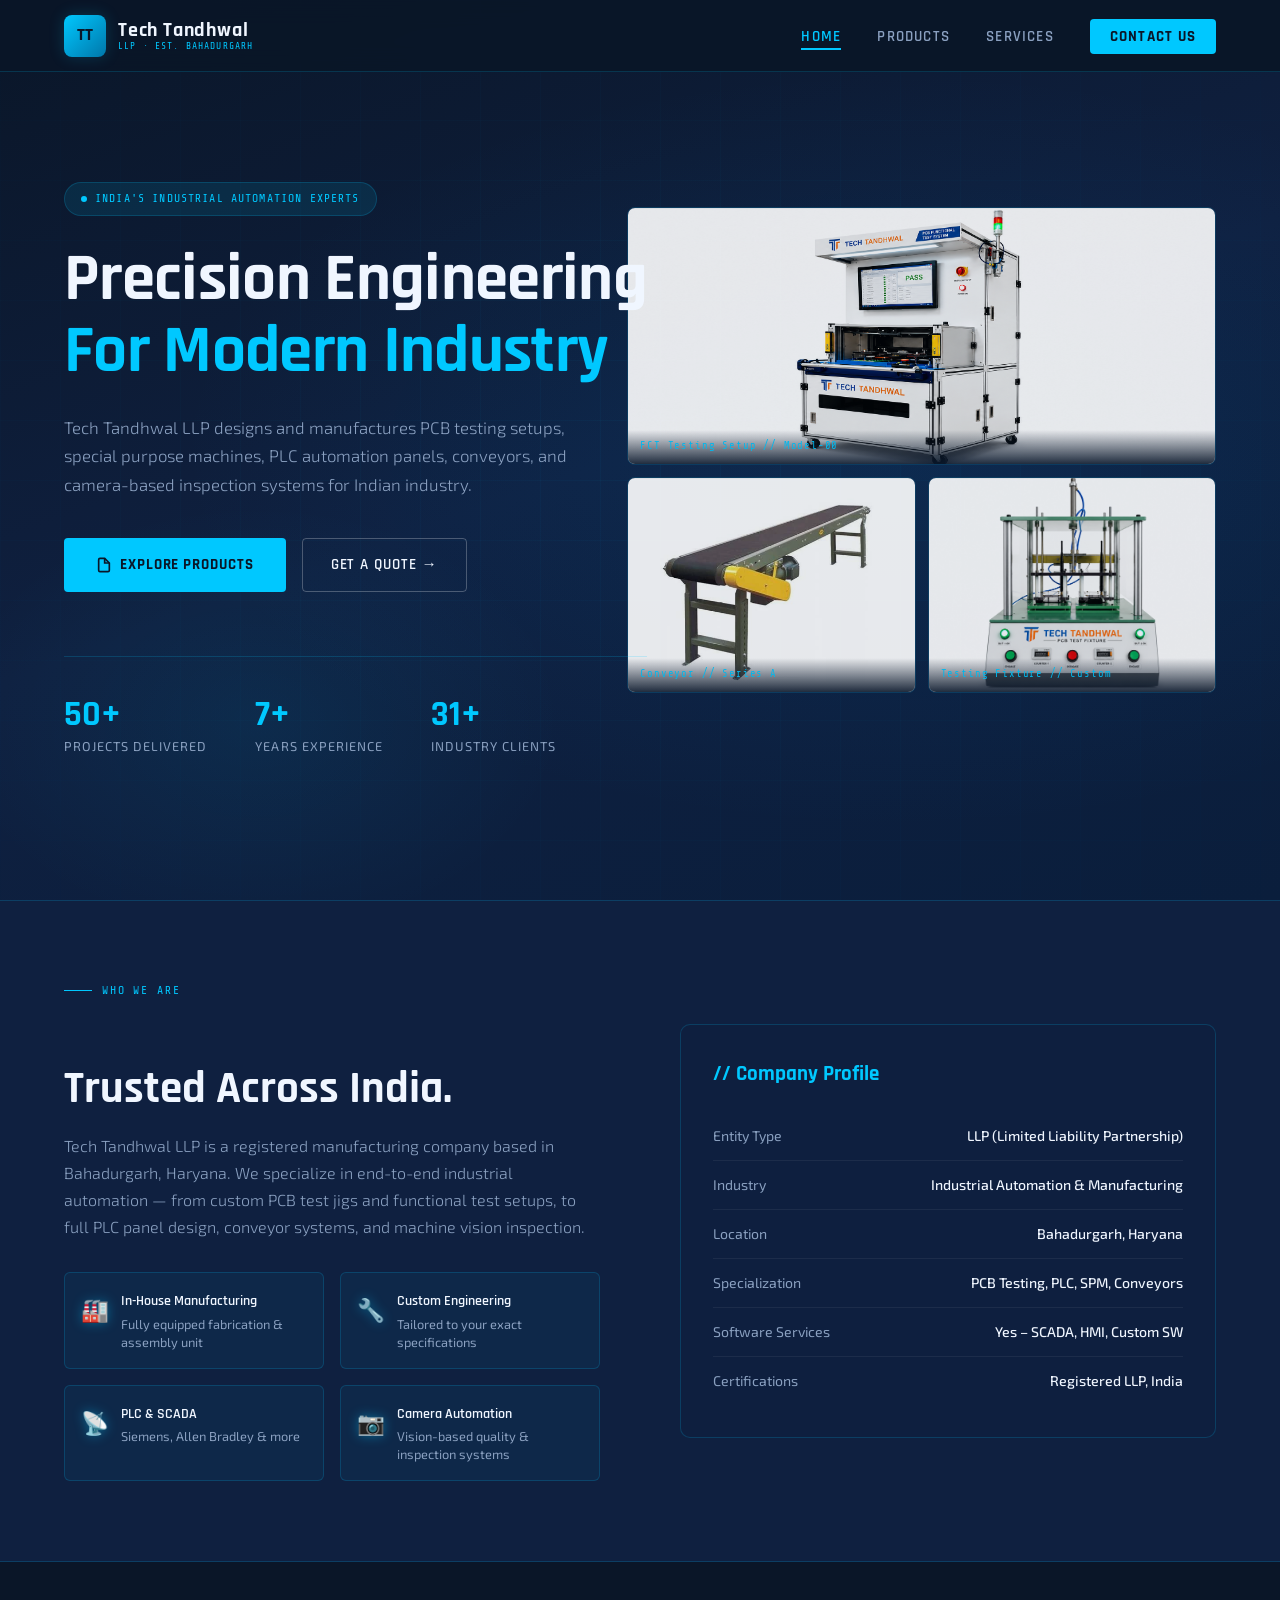
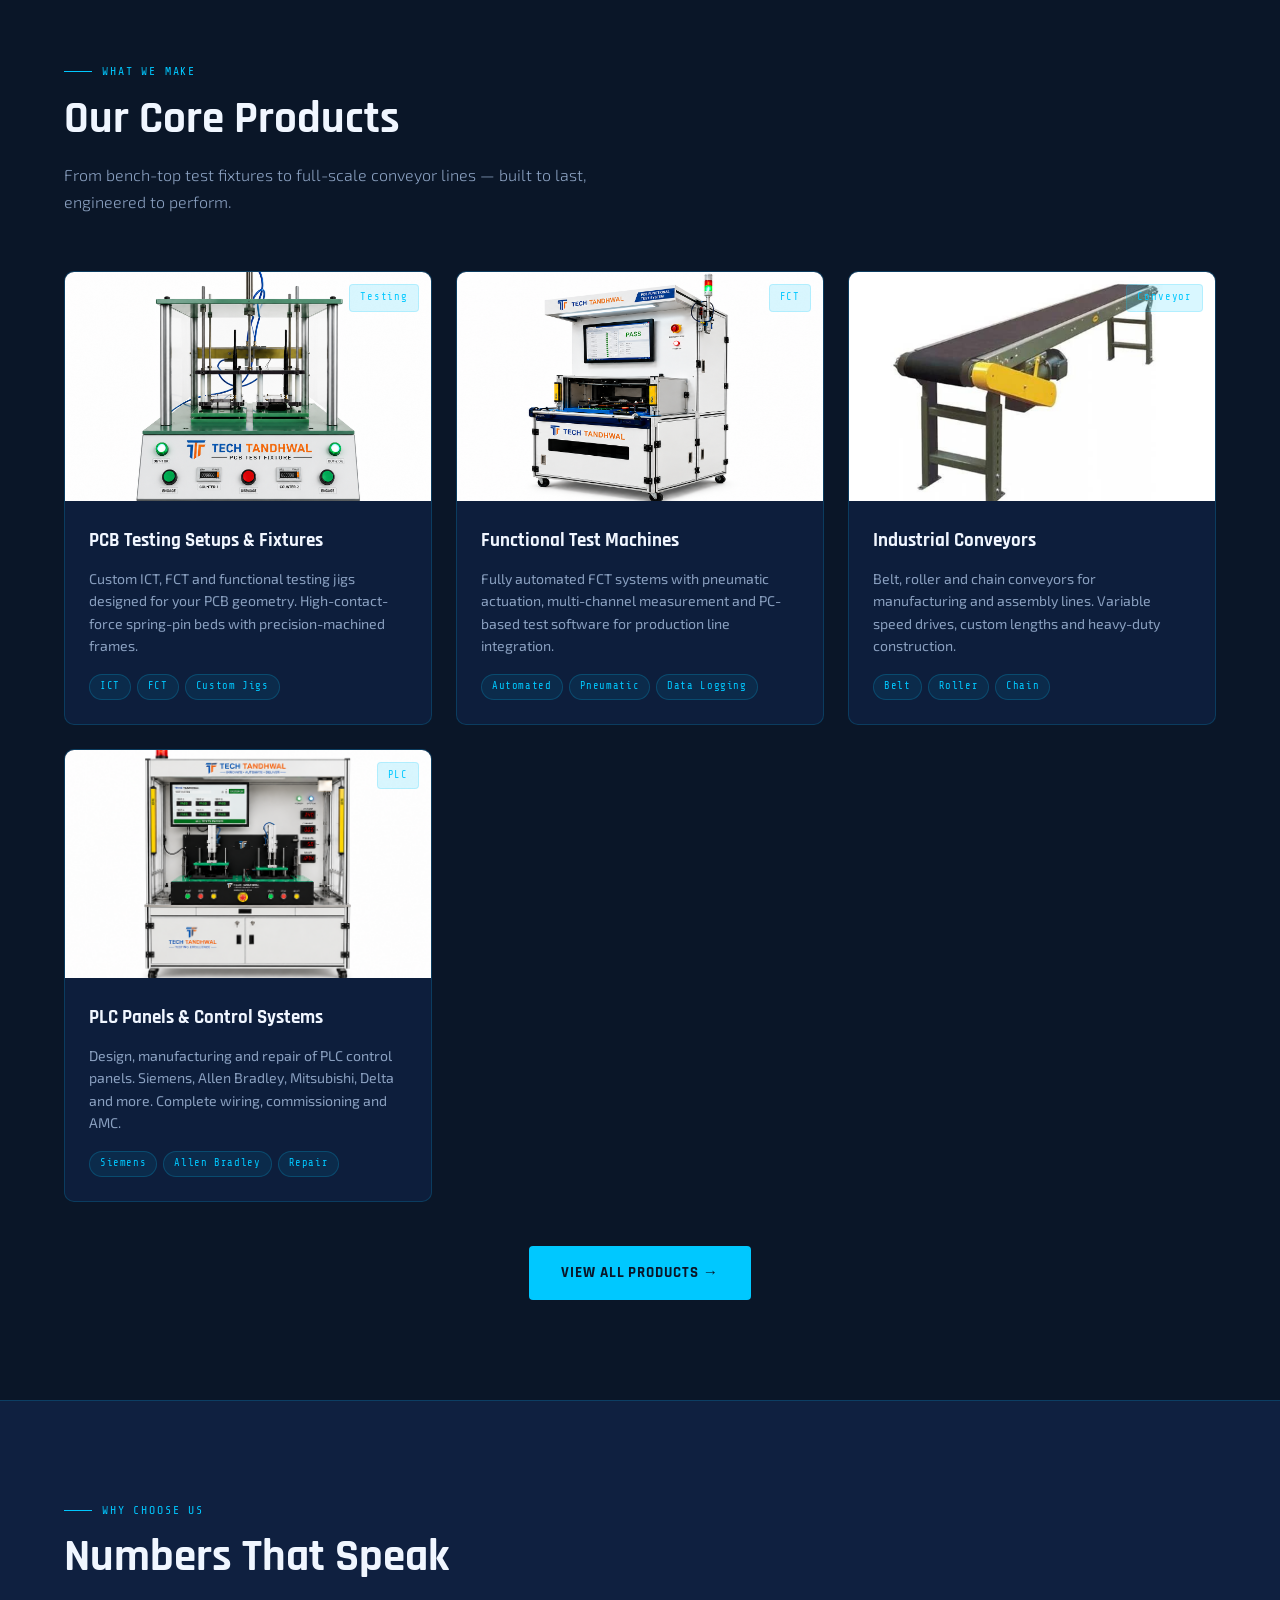
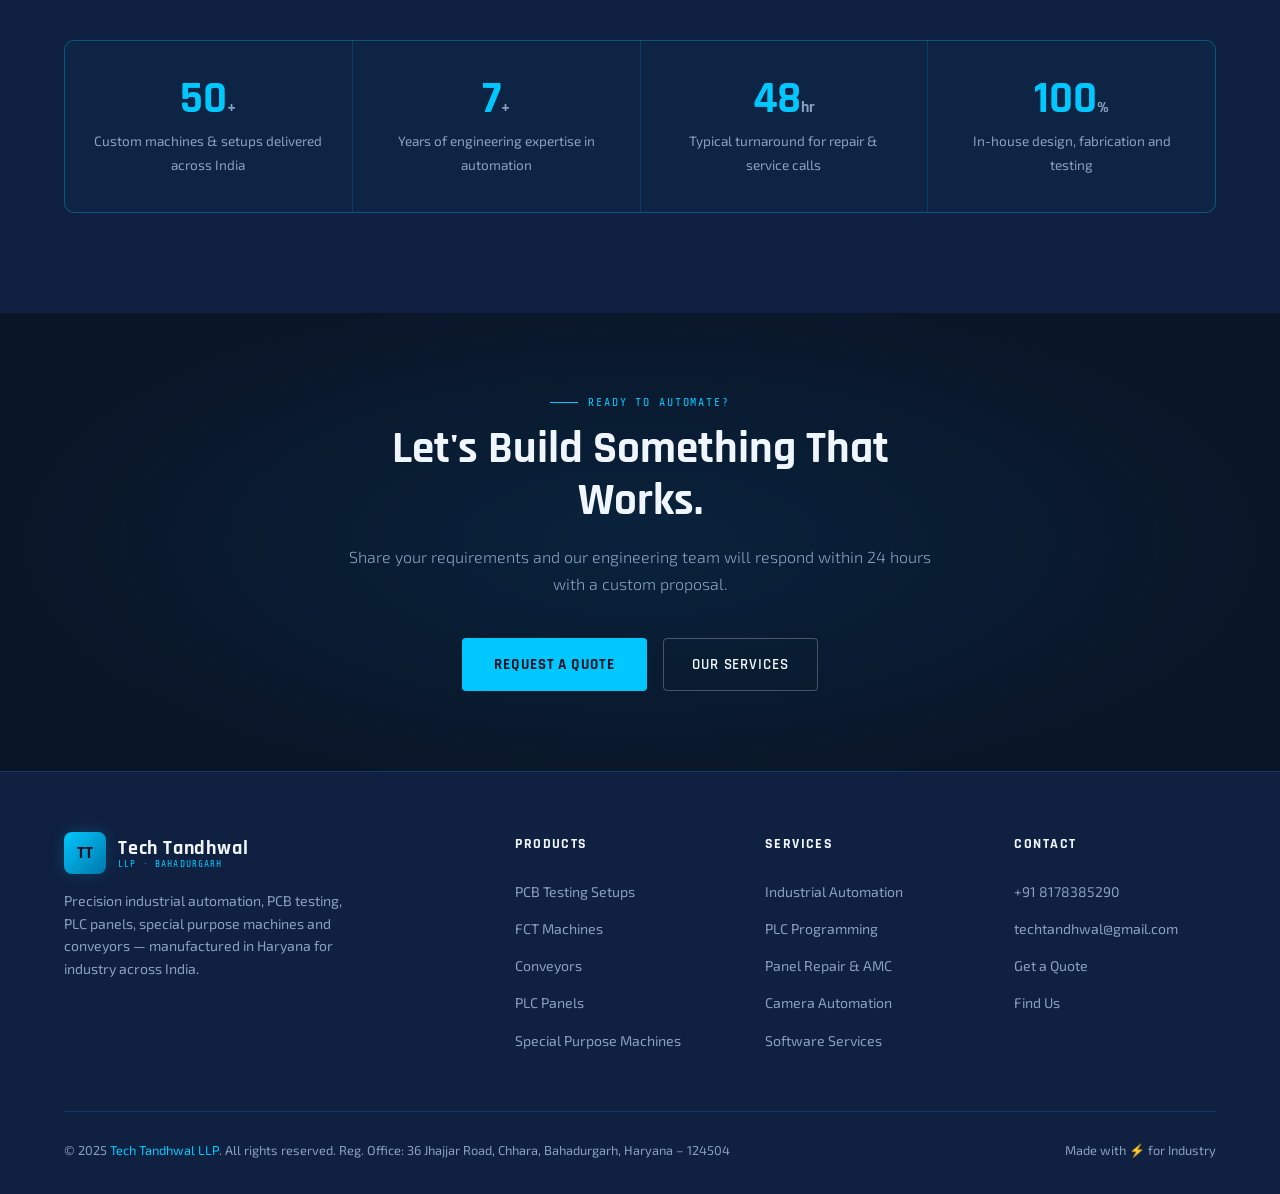
<file: index.html>
<!DOCTYPE html>
<html lang="en">
<head>
  <meta charset="UTF-8" />
  <meta name="viewport" content="width=device-width, initial-scale=1.0" />
  <title>Tech Tandhwal LLP – Industrial Automation & PCB Testing Solutions</title>
  <meta name="description" content="Tech Tandhwal LLP – Manufacturers of PCB Testing Setups, Special Purpose Machines, PLC Panels, Conveyors, and Industrial Automation systems in Haryana, India." />
  <link rel="stylesheet" href="css/style.css" />
</head>
<body>

<!-- ── NAV ── -->
<nav>
  <a href="index.html" class="nav-logo">
    <div class="nav-logo-icon">TT</div>
    <div class="nav-logo-text">
      <span class="nav-logo-name">Tech Tandhwal</span>
      <span class="nav-logo-tag">LLP · Est. Bahadurgarh</span>
    </div>
  </a>
  <ul class="nav-links">
    <li><a href="index.html" class="active">Home</a></li>
    <li><a href="products.html">Products</a></li>
    <li><a href="services.html">Services</a></li>
    <li><a href="contact.html" class="nav-cta">Contact Us</a></li>
  </ul>
  <div class="hamburger"><span></span><span></span><span></span></div>
</nav>

<!-- ── HERO ── -->
<section class="hero">
  <div class="hero-bg"></div>
  <div class="hero-grid"></div>

  <div class="hero-content">
    <div class="hero-badge">
      <span class="hero-badge-dot"></span>
      India's Industrial Automation Experts
    </div>
    <h1 class="hero-title">
      Precision Engineering<br>
      <span>For Modern Industry</span>
    </h1>
    <p class="hero-desc">
      Tech Tandhwal LLP designs and manufactures PCB testing setups, special purpose machines, PLC automation panels, conveyors, and camera-based inspection systems for Indian industry.
    </p>
    <div class="hero-btns">
      <a href="products.html" class="btn-primary">
        <svg width="16" height="16" viewBox="0 0 24 24" fill="none" stroke="currentColor" stroke-width="2.5"><path d="M13 2H6a2 2 0 00-2 2v16a2 2 0 002 2h12a2 2 0 002-2V9z"/><polyline points="13 2 13 9 20 9"/></svg>
        Explore Products
      </a>
      <a href="contact.html" class="btn-outline">Get a Quote →</a>
    </div>

    <div class="hero-stats">
      <div class="stat-item">
        <div class="stat-num" data-target="50" data-suffix="+">0+</div>
        <div class="stat-label">Projects Delivered</div>
      </div>
      <div class="stat-item">
        <div class="stat-num" data-target="7" data-suffix="+">0+</div>
        <div class="stat-label">Years Experience</div>
      </div>
      <div class="stat-item">
        <div class="stat-num" data-target="31" data-suffix="+">0+</div>
        <div class="stat-label">Industry Clients</div>
      </div>
    </div>
  </div>

  <!-- hero visual (hidden on mobile) -->
  <div class="hero-visual">
    <div class="hero-img-card">
      <img src="img/fct_00.png" alt="FCT Testing Machine" onerror="this.style.display='none';this.parentElement.querySelector('.hero-img-placeholder').style.display='flex'" />
      <div class="hero-img-placeholder" style="display:none; width:100%;height:100%;align-items:center;justify-content:center;font-size:4rem;">🔬</div>
      <div class="hero-img-label">FCT Testing Setup // Model-00</div>
    </div>
    <div class="hero-img-card">
      <img src="img/conveyor_01.png" alt="Conveyor System" onerror="this.style.display='none'" />
      <div class="hero-img-placeholder" style="font-size:2.5rem;width:100%;height:100%;display:flex;align-items:center;justify-content:center;">⚙️</div>
      <div class="hero-img-label">Conveyor // Series A</div>
    </div>
    <div class="hero-img-card">
      <img src="img/TESTING_FIXTURE_01.png" alt="Testing Fixture" onerror="this.style.display='none'" />
      <div class="hero-img-placeholder" style="font-size:2.5rem;width:100%;height:100%;display:flex;align-items:center;justify-content:center;">🧪</div>
      <div class="hero-img-label">Testing Fixture // Custom</div>
    </div>
  </div>
</section>

<!-- ── ABOUT STRIP ── -->
<section class="about-strip">
  <div class="about-inner">
    <div class="about-text">
      <div class="section-label">Who We Are</div>
      <h2 class="section-title"><br>Trusted Across India.</h2>
      <p class="section-desc" style="margin-bottom:0;">
        Tech Tandhwal LLP is a registered manufacturing company based in Bahadurgarh, Haryana. We specialize in end-to-end industrial automation — from custom PCB test jigs and functional test setups, to full PLC panel design, conveyor systems, and machine vision inspection.
      </p>
      <div class="about-features">
        <div class="feat-item fade-up">
          <div class="feat-icon">🏭</div>
          <div class="feat-text">
            <h4>In-House Manufacturing</h4>
            <p>Fully equipped fabrication & assembly unit</p>
          </div>
        </div>
        <div class="feat-item fade-up">
          <div class="feat-icon">🔧</div>
          <div class="feat-text">
            <h4>Custom Engineering</h4>
            <p>Tailored to your exact specifications</p>
          </div>
        </div>
        <div class="feat-item fade-up">
          <div class="feat-icon">📡</div>
          <div class="feat-text">
            <h4>PLC & SCADA</h4>
            <p>Siemens, Allen Bradley & more</p>
          </div>
        </div>
        <div class="feat-item fade-up">
          <div class="feat-icon">📷</div>
          <div class="feat-text">
            <h4>Camera Automation</h4>
            <p>Vision-based quality & inspection systems</p>
          </div>
        </div>
      </div>
    </div>

    <div class="about-right fade-up">
      <div class="about-card">
        <h3>// Company Profile</h3>
        <div class="spec-row"><span>Entity Type</span><span>LLP (Limited Liability Partnership)</span></div>
        <div class="spec-row"><span>Industry</span><span>Industrial Automation & Manufacturing</span></div>
        <div class="spec-row"><span>Location</span><span>Bahadurgarh, Haryana</span></div>
        <div class="spec-row"><span>Specialization</span><span>PCB Testing, PLC, SPM, Conveyors</span></div>
        <div class="spec-row"><span>Software Services</span><span>Yes – SCADA, HMI, Custom SW</span></div>
        <div class="spec-row"><span>Certifications</span><span>Registered LLP, India</span></div>
      </div>
    </div>
  </div>
</section>

<!-- ── PRODUCTS PREVIEW ── -->
<section>
  <div class="section-label">What We Make</div>
  <h2 class="section-title">Our Core Products</h2>
  <p class="section-desc">From bench-top test fixtures to full-scale conveyor lines — built to last, engineered to perform.</p>

  <div class="products-grid">
    <div class="product-card fade-up">
      <div class="product-img">
        <img src="img/TESTING_FIXTURE_01.png" alt="PCB Testing Fixture" onerror="this.parentElement.innerHTML='<div class=\'product-img-placeholder\'>🔬</div><div class=\'product-img-overlay\'>PCB</div>'" />
        <div class="product-img-overlay">Testing</div>
      </div>
      <div class="product-body">
        <h3>PCB Testing Setups & Fixtures</h3>
        <p>Custom ICT, FCT and functional testing jigs designed for your PCB geometry. High-contact-force spring-pin beds with precision-machined frames.</p>
        <div class="product-tags">
          <span class="tag">ICT</span><span class="tag">FCT</span><span class="tag">Custom Jigs</span>
        </div>
      </div>
    </div>

    <div class="product-card fade-up">
      <div class="product-img">
        <img src="img/fct_00.png" alt="FCT Machine" onerror="this.parentElement.innerHTML='<div class=\'product-img-placeholder\'>⚡</div><div class=\'product-img-overlay\'>FCT</div>'" />
        <div class="product-img-overlay">FCT</div>
      </div>
      <div class="product-body">
        <h3>Functional Test Machines</h3>
        <p>Fully automated FCT systems with pneumatic actuation, multi-channel measurement and PC-based test software for production line integration.</p>
        <div class="product-tags">
          <span class="tag">Automated</span><span class="tag">Pneumatic</span><span class="tag">Data Logging</span>
        </div>
      </div>
    </div>

    <div class="product-card fade-up">
      <div class="product-img">
        <img src="img/conveyor_01.png" alt="Conveyor System" onerror="this.parentElement.innerHTML='<div class=\'product-img-placeholder\'>🏗️</div><div class=\'product-img-overlay\'>SPM</div>'" />
        <div class="product-img-overlay">Conveyor</div>
      </div>
      <div class="product-body">
        <h3>Industrial Conveyors</h3>
        <p>Belt, roller and chain conveyors for manufacturing and assembly lines. Variable speed drives, custom lengths and heavy-duty construction.</p>
        <div class="product-tags">
          <span class="tag">Belt</span><span class="tag">Roller</span><span class="tag">Chain</span>
        </div>
      </div>
    </div>

    <div class="product-card fade-up">
      <div class="product-img">
        <img src="img/fct_01.png" alt="PLC Panel" onerror="this.parentElement.innerHTML='<div class=\'product-img-placeholder\'>🖥️</div><div class=\'product-img-overlay\'>PLC</div>'" />
        <div class="product-img-overlay">PLC</div>
      </div>
      <div class="product-body">
        <h3>PLC Panels & Control Systems</h3>
        <p>Design, manufacturing and repair of PLC control panels. Siemens, Allen Bradley, Mitsubishi, Delta and more. Complete wiring, commissioning and AMC.</p>
        <div class="product-tags">
          <span class="tag">Siemens</span><span class="tag">Allen Bradley</span><span class="tag">Repair</span>
        </div>
      </div>
    </div>
  </div>

  <div style="text-align:center; margin-top:44px;">
    <a href="products.html" class="btn-primary">View All Products →</a>
  </div>
</section>

<!-- ── WHY US ── -->
<section class="why-section">
  <div class="section-label">Why Choose Us</div>
  <h2 class="section-title">Numbers That Speak</h2>
  <div class="why-grid">
    <div class="why-item fade-up">
      <div class="why-num">50<span class="why-unit">+</span></div>
      <p>Custom machines & setups delivered across India</p>
    </div>
    <div class="why-item fade-up">
      <div class="why-num">7<span class="why-unit">+</span></div>
      <p>Years of engineering expertise in automation</p>
    </div>
    <div class="why-item fade-up">
      <div class="why-num">48<span class="why-unit">hr</span></div>
      <p>Typical turnaround for repair & service calls</p>
    </div>
    <div class="why-item fade-up">
      <div class="why-num">100<span class="why-unit">%</span></div>
      <p>In-house design, fabrication and testing</p>
    </div>
  </div>
</section>

<!-- ── CTA STRIP ── -->
<section style="padding:80px 5%; text-align:center; background: radial-gradient(ellipse 70% 80% at 50% 50%, rgba(0,120,200,0.12) 0%, transparent 70%), var(--navy);">
  <div class="section-label" style="justify-content:center;">Ready to Automate?</div>
  <h2 class="section-title" style="max-width:600px;margin:0 auto 16px;">Let's Build Something That Works.</h2>
  <p class="section-desc" style="margin:0 auto 40px;">Share your requirements and our engineering team will respond within 24 hours with a custom proposal.</p>
  <div style="display:flex;gap:16px;justify-content:center;flex-wrap:wrap;">
    <a href="contact.html" class="btn-primary">Request a Quote</a>
    <a href="services.html" class="btn-outline">Our Services</a>
  </div>
</section>

<!-- ── FOOTER ── -->
<footer>
  <div class="footer-grid">
    <div class="footer-brand">
      <a href="index.html" class="nav-logo" style="text-decoration:none;">
        <div class="nav-logo-icon">TT</div>
        <div class="nav-logo-text">
          <span class="nav-logo-name">Tech Tandhwal</span>
          <span class="nav-logo-tag">LLP · Bahadurgarh</span>
        </div>
      </a>
      <p>Precision industrial automation, PCB testing, PLC panels, special purpose machines and conveyors — manufactured in Haryana for industry across India.</p>
    </div>
    <div class="footer-col">
      <h4>Products</h4>
      <ul>
        <li><a href="products.html">PCB Testing Setups</a></li>
        <li><a href="products.html">FCT Machines</a></li>
        <li><a href="products.html">Conveyors</a></li>
        <li><a href="products.html">PLC Panels</a></li>
        <li><a href="products.html">Special Purpose Machines</a></li>
      </ul>
    </div>
    <div class="footer-col">
      <h4>Services</h4>
      <ul>
        <li><a href="services.html">Industrial Automation</a></li>
        <li><a href="services.html">PLC Programming</a></li>
        <li><a href="services.html">Panel Repair & AMC</a></li>
        <li><a href="services.html">Camera Automation</a></li>
        <li><a href="services.html">Software Services</a></li>
      </ul>
    </div>
    <div class="footer-col">
      <h4>Contact</h4>
      <ul>
        <li><a href="tel:+918178385290">+91 8178385290</a></li>
        <li><a href="mailto:techtandhwal@gmail.com">techtandhwal@gmail.com</a></li>
        <li><a href="contact.html">Get a Quote</a></li>
        <li><a href="contact.html">Find Us</a></li>
      </ul>
    </div>
  </div>
  <div class="footer-bottom">
    <p>© 2025 <span>Tech Tandhwal LLP</span>. All rights reserved. Reg. Office: 36 Jhajjar Road, Chhara, Bahadurgarh, Haryana – 124504</p>
    <p>Made with ⚡ for Industry</p>
  </div>
</footer>

<script src="js/main.js"></script>
</body>
</html>
</file>
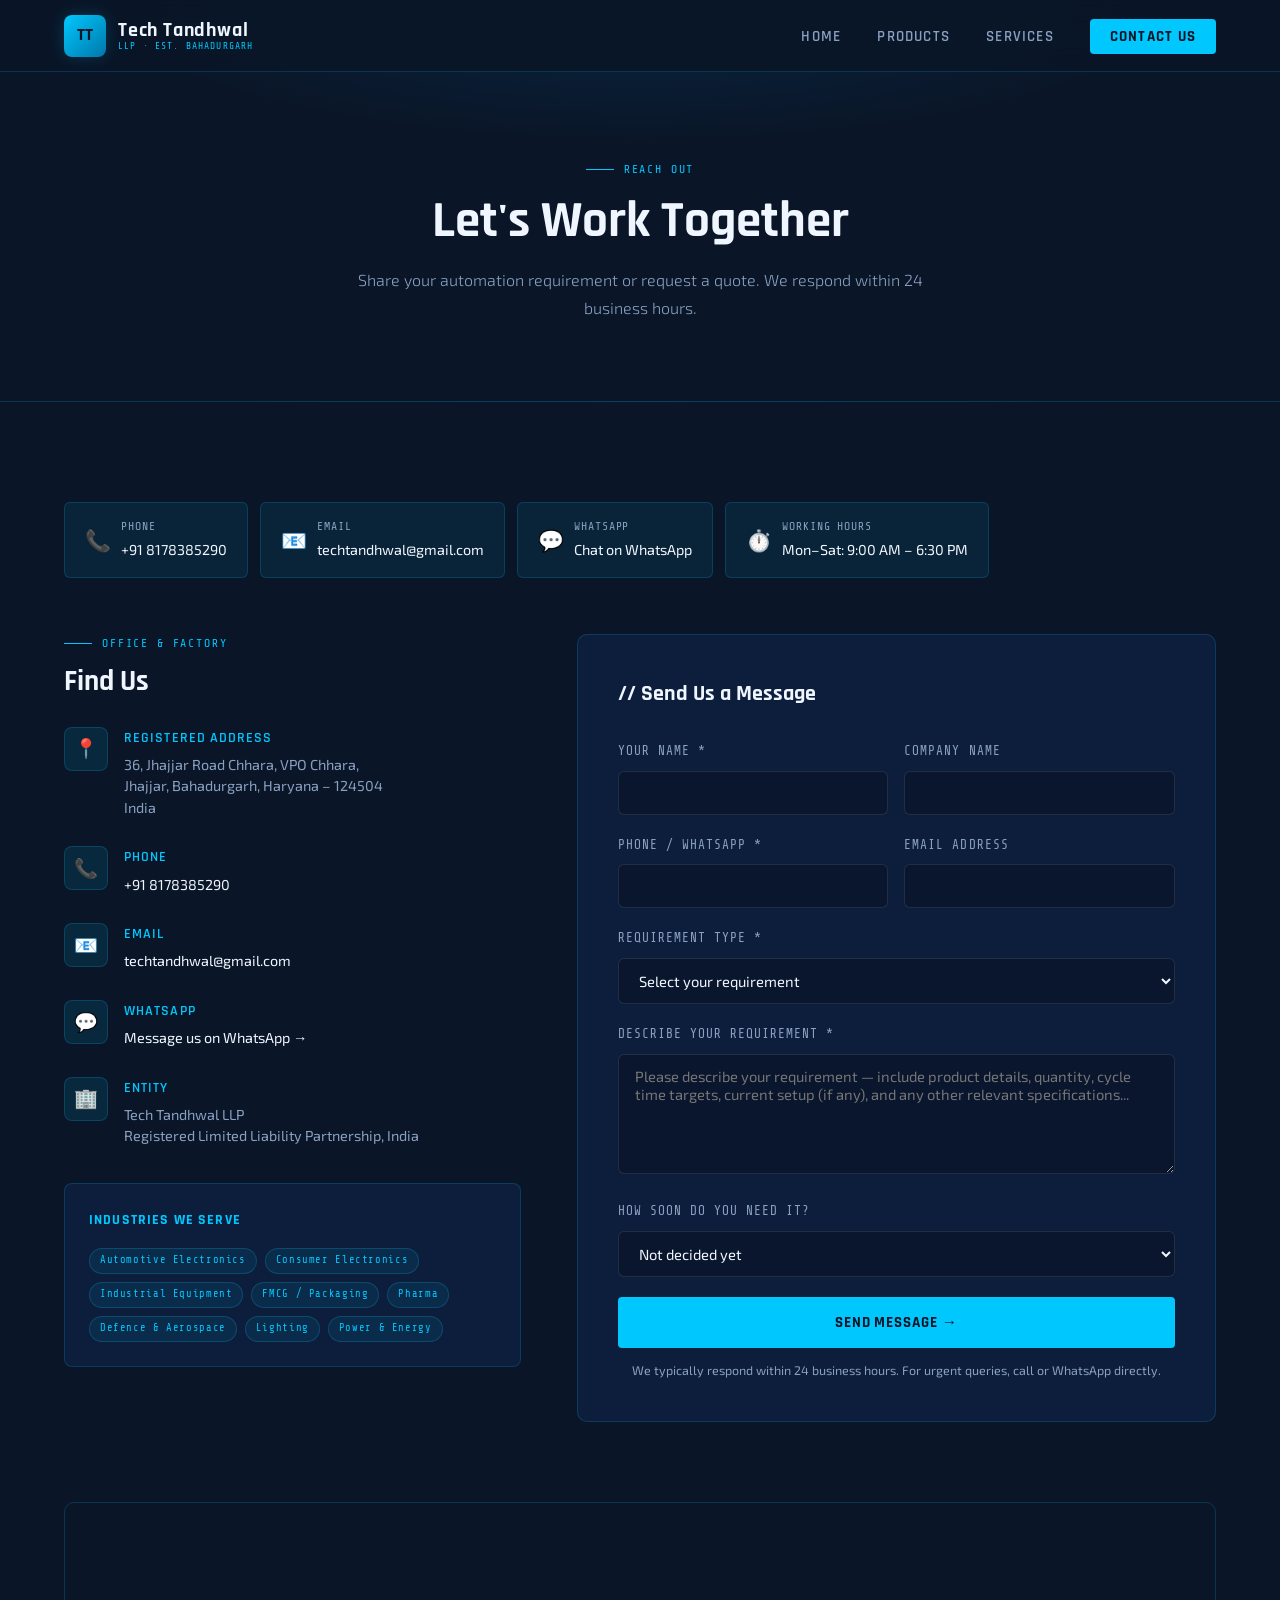
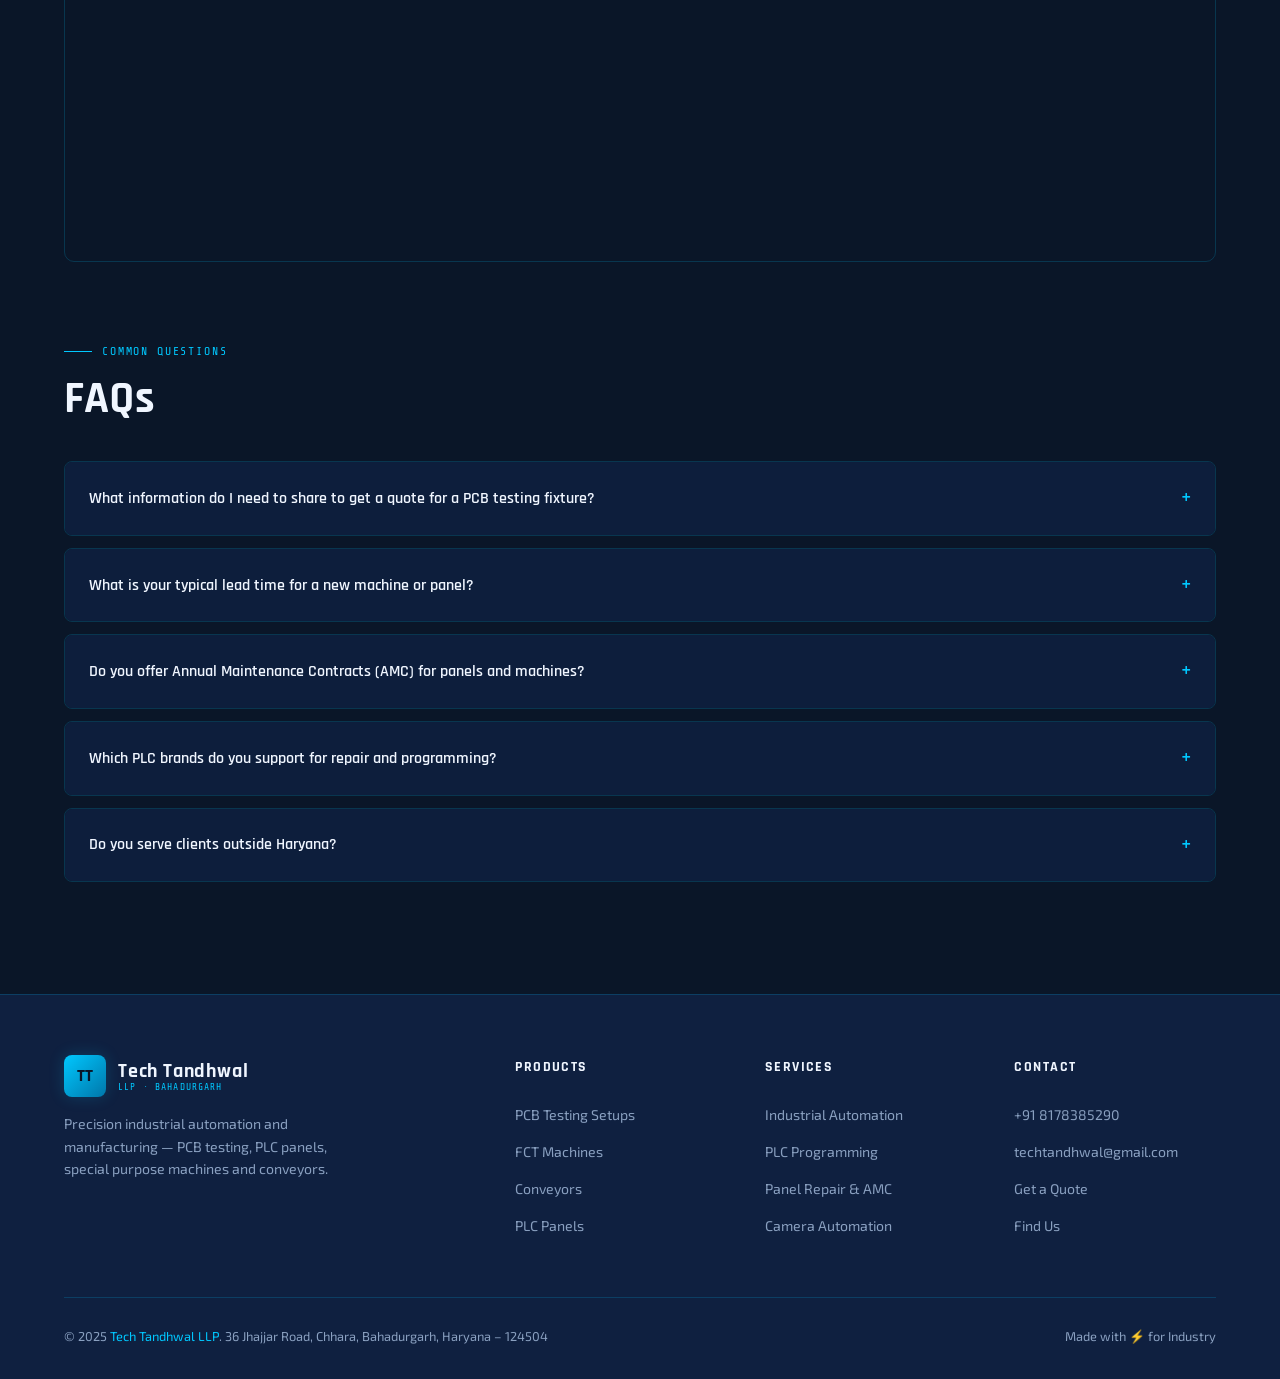
<file: contact.html>
<!DOCTYPE html>
<html lang="en">
<head>
  <meta charset="UTF-8" />
  <meta name="viewport" content="width=device-width, initial-scale=1.0" />
  <title>Contact Us – Tech Tandhwal LLP</title>
  <meta name="description" content="Contact Tech Tandhwal LLP for PCB testing, PLC panels, industrial automation and special purpose machines. Bahadurgarh, Haryana." />
  <link rel="stylesheet" href="css/style.css" />
  <style>
    .faq-section { margin-top: 80px; }
    .faq-item {
      border: 1px solid var(--border); border-radius: 8px;
      margin-bottom: 12px; overflow: hidden;
    }
    .faq-q {
      display: flex; justify-content: space-between; align-items: center;
      padding: 20px 24px; cursor: pointer;
      font-family: var(--font-display); font-weight: 600; font-size: 1rem;
      background: var(--card-bg);
      transition: background 0.2s;
      user-select: none;
    }
    .faq-q:hover { background: rgba(0,200,255,0.06); }
    .faq-q .faq-arrow { color: var(--accent); font-size: 1.2rem; transition: transform 0.3s; }
    .faq-item.open .faq-arrow { transform: rotate(45deg); }
    .faq-a {
      max-height: 0; overflow: hidden;
      transition: max-height 0.4s ease, padding 0.3s;
      padding: 0 24px;
      font-size: 0.9rem; color: var(--muted); line-height: 1.7;
    }
    .faq-item.open .faq-a { max-height: 200px; padding: 0 24px 20px; }

    .contact-chips {
      display: flex; flex-wrap: wrap; gap: 12px; margin-bottom: 40px;
    }
    .chip {
      display: flex; align-items: center; gap: 10px;
      background: rgba(0,200,255,0.08); border: 1px solid var(--border);
      border-radius: 6px; padding: 14px 20px;
      font-size: 0.9rem;
    }
    .chip span:first-child { font-size: 1.3rem; }
    .chip a { color: var(--white); text-decoration: none; }
    .chip a:hover { color: var(--accent); }
  </style>
</head>
<body>

<nav>
  <a href="index.html" class="nav-logo">
    <div class="nav-logo-icon">TT</div>
    <div class="nav-logo-text">
      <span class="nav-logo-name">Tech Tandhwal</span>
      <span class="nav-logo-tag">LLP · Est. Bahadurgarh</span>
    </div>
  </a>
  <ul class="nav-links">
    <li><a href="index.html">Home</a></li>
    <li><a href="products.html">Products</a></li>
    <li><a href="services.html">Services</a></li>
    <li><a href="contact.html" class="nav-cta active">Contact Us</a></li>
  </ul>
  <div class="hamburger"><span></span><span></span><span></span></div>
</nav>

<!-- PAGE HERO -->
<div class="page-hero">
  <div class="section-label">Reach Out</div>
  <h1 class="section-title">Let's Work Together</h1>
  <p class="section-desc">Share your automation requirement or request a quote. We respond within 24 business hours.</p>
</div>

<section>
  <!-- QUICK CHIPS -->
  <div class="contact-chips">
    <div class="chip">
      <span>📞</span>
      <div>
        <div style="font-size:0.72rem;color:var(--muted);font-family:var(--font-mono);text-transform:uppercase;letter-spacing:0.08em;margin-bottom:2px;">Phone</div>
        <a href="tel:+918178385290">+91 8178385290</a>
      </div>
    </div>
    <div class="chip">
      <span>📧</span>
      <div>
        <div style="font-size:0.72rem;color:var(--muted);font-family:var(--font-mono);text-transform:uppercase;letter-spacing:0.08em;margin-bottom:2px;">Email</div>
        <a href="mailto:techtandhwal@gmail.com">techtandhwal@gmail.com</a>
      </div>
    </div>
    <div class="chip">
      <span>💬</span>
      <div>
        <div style="font-size:0.72rem;color:var(--muted);font-family:var(--font-mono);text-transform:uppercase;letter-spacing:0.08em;margin-bottom:2px;">WhatsApp</div>
        <a href="https://wa.me/8178385290" target="_blank">Chat on WhatsApp</a>
      </div>
    </div>
    <div class="chip">
      <span>⏱️</span>
      <div>
        <div style="font-size:0.72rem;color:var(--muted);font-family:var(--font-mono);text-transform:uppercase;letter-spacing:0.08em;margin-bottom:2px;">Working Hours</div>
        <span style="color:var(--white);">Mon–Sat: 9:00 AM – 6:30 PM</span>
      </div>
    </div>
  </div>

  <!-- MAIN CONTACT GRID -->
  <div class="contact-grid">

    <!-- INFO -->
    <div>
      <div class="section-label">Office & Factory</div>
      <h2 class="section-title" style="font-size:1.8rem;">Find Us</h2>

      <div class="contact-item" style="margin-top:28px;">
        <div class="contact-icon-wrap">📍</div>
        <div>
          <h4>Registered Address</h4>
          <p>36, Jhajjar Road Chhara, VPO Chhara,<br>
          Jhajjar, Bahadurgarh, Haryana – 124504<br>
          India</p>
        </div>
      </div>

      <div class="contact-item">
        <div class="contact-icon-wrap">📞</div>
        <div>
          <h4>Phone</h4>
          <p><a href="tel:+918178385290">+91 8178385290</a></p>
        </div>
      </div>

      <div class="contact-item">
        <div class="contact-icon-wrap">📧</div>
        <div>
          <h4>Email</h4>
          <p><a href="mailto:techtandhwal@gmail.com">techtandhwal@gmail.com</a></p>
        </div>
      </div>

      <div class="contact-item">
        <div class="contact-icon-wrap">💬</div>
        <div>
          <h4>WhatsApp</h4>
          <p><a href="https://wa.me/8178385290" target="_blank">Message us on WhatsApp →</a></p>
        </div>
      </div>

      <div class="contact-item">
        <div class="contact-icon-wrap">🏢</div>
        <div>
          <h4>Entity</h4>
          <p>Tech Tandhwal LLP<br>Registered Limited Liability Partnership, India</p>
        </div>
      </div>

      <!-- Industries served -->
      <div style="margin-top:36px; padding:24px; background:var(--card-bg); border:1px solid var(--border); border-radius:8px;">
        <h4 style="font-family:var(--font-display);font-weight:700;margin-bottom:16px;color:var(--accent);font-size:0.9rem;text-transform:uppercase;letter-spacing:0.08em;">Industries We Serve</h4>
        <div style="display:flex;flex-wrap:wrap;gap:8px;">
          <span class="tag">Automotive Electronics</span>
          <span class="tag">Consumer Electronics</span>
          <span class="tag">Industrial Equipment</span>
          <span class="tag">FMCG / Packaging</span>
          <span class="tag">Pharma</span>
          <span class="tag">Defence & Aerospace</span>
          <span class="tag">Lighting</span>
          <span class="tag">Power & Energy</span>
        </div>
      </div>
    </div>

    <!-- FORM -->
    <div class="contact-form fade-up">
      <h3>// Send Us a Message</h3>
      <form id="contactForm">
        <div class="form-row">
          <div class="form-group">
            <label>Your Name *</label>
            <input type="text" placeholder="" required />
          </div>
          <div class="form-group">
            <label>Company Name</label>
            <input type="text" placeholder="" />
          </div>
        </div>
        <div class="form-row">
          <div class="form-group">
            <label>Phone / WhatsApp *</label>
            <input type="tel" placeholder="" required />
          </div>
          <div class="form-group">
            <label>Email Address</label>
            <input type="email" placeholder="" />
          </div>
        </div>
        <div class="form-group">
          <label>Requirement Type *</label>
          <select required>
            <option value="" disabled selected>Select your requirement</option>
            <option>PCB Testing Fixture / Setup</option>
            <option>Functional Test Machine (FCT)</option>
            <option>PLC Panel – New Manufacturing</option>
            <option>PLC Panel – Repair / AMC</option>
            <option>Industrial Conveyor</option>
            <option>Special Purpose Machine</option>
            <option>Camera / Vision Inspection</option>
            <option>PLC Programming / SCADA</option>
            <option>Industrial Software</option>
            <option>Other / General Enquiry</option>
          </select>
        </div>
        <div class="form-group">
          <label>Describe Your Requirement *</label>
          <textarea placeholder="Please describe your requirement — include product details, quantity, cycle time targets, current setup (if any), and any other relevant specifications..." required></textarea>
        </div>
        <div class="form-group">
          <label>How soon do you need it?</label>
          <select>
            <option value="">Not decided yet</option>
            <option>Urgent – Within 2 weeks</option>
            <option>Within 1 month</option>
            <option>1–3 months</option>
            <option>3+ months / Planning stage</option>
          </select>
        </div>
        <button type="submit" class="btn-primary" style="width:100%;justify-content:center;padding:16px;">
          Send Message →
        </button>
        <p style="font-size:0.78rem;color:var(--muted);margin-top:12px;text-align:center;">
          We typically respond within 24 business hours. For urgent queries, call or WhatsApp directly.
        </p>
      </form>
    </div>
  </div>

  <!-- MAP -->
  <div class="map-wrap fade-up">
    <iframe 
     src="https://www.google.com/maps/embed?pb=!1m18!1m12!1m3!1d26793.925628064044!2d76.7221076!3d28.70116795!2m3!1f0!2f0!3f0!3m2!1i1024!2i768!4f13.1!3m3!1m2!1s0x390d77b980886cf1%3A0x7170dcd469c12a40!2sTech%20Tandhwal%20LLP!5e1!3m2!1sen!2sin!4v1780029298891!5m2!1sen!2sin" width="600" height="450" style="border:0;" allowfullscreen="" loading="lazy" referrerpolicy="no-referrer-when-downgrade"
      title="Tech Tandhwal LLP Location – Bahadurgarh, Haryana">
    </iframe>
  </div>

  <!-- FAQ -->
  <div class="faq-section">
    <div class="section-label">Common Questions</div>
    <h2 class="section-title">FAQs</h2>
    <div style="margin-top:36px;">

      <div class="faq-item">
        <div class="faq-q">What information do I need to share to get a quote for a PCB testing fixture?
          <span class="faq-arrow">+</span>
        </div>
        <div class="faq-a">Please share your PCB Gerber files (or layout drawing), the test points list, required probe type, expected production volume and preferred actuation method (manual or pneumatic). We'll design and quote accordingly.</div>
      </div>

      <div class="faq-item">
        <div class="faq-q">What is your typical lead time for a new machine or panel?
          <span class="faq-arrow">+</span>
        </div>
        <div class="faq-a">Lead times depend on complexity. PCB test fixtures are typically 7–15 working days. PLC panels take 10–21 days. Special purpose machines range from 4–12 weeks depending on scope. We'll confirm an exact timeline with your quotation.</div>
      </div>

      <div class="faq-item">
        <div class="faq-q">Do you offer Annual Maintenance Contracts (AMC) for panels and machines?
          <span class="faq-arrow">+</span>
        </div>
        <div class="faq-a">Yes. We offer flexible AMC packages covering preventive maintenance visits, priority breakdown response, spare parts supply and software backup services. Contact us to discuss a plan suited to your plant.</div>
      </div>

      <div class="faq-item">
        <div class="faq-q">Which PLC brands do you support for repair and programming?
          <span class="faq-arrow">+</span>
        </div>
        <div class="faq-a">We support Siemens (S7-200/300/400/1200/1500), Allen Bradley (MicroLogix, CompactLogix, ControlLogix), Mitsubishi (FX, Q, iQ-R series), Delta, Schneider, Omron and more. Reach out even if your brand isn't listed — we can likely help.</div>
      </div>

      <div class="faq-item">
        <div class="faq-q">Do you serve clients outside Haryana?
          <span class="faq-arrow">+</span>
        </div>
        <div class="faq-a">Absolutely. Our products ship pan-India. We have served clients in Delhi NCR, Punjab, Rajasthan, Maharashtra, Gujarat and more. On-site installation and commissioning is available with travel at actuals.</div>
      </div>

    </div>
  </div>
</section>

<!-- FOOTER -->
<footer>
  <div class="footer-grid">
    <div class="footer-brand">
      <a href="index.html" class="nav-logo">
        <div class="nav-logo-icon">TT</div>
        <div class="nav-logo-text">
          <span class="nav-logo-name">Tech Tandhwal</span>
          <span class="nav-logo-tag">LLP · Bahadurgarh</span>
        </div>
      </a>
      <p>Precision industrial automation and manufacturing — PCB testing, PLC panels, special purpose machines and conveyors.</p>
    </div>
    <div class="footer-col"><h4>Products</h4><ul>
      <li><a href="products.html">PCB Testing Setups</a></li>
      <li><a href="products.html">FCT Machines</a></li>
      <li><a href="products.html">Conveyors</a></li>
      <li><a href="products.html">PLC Panels</a></li>
    </ul></div>
    <div class="footer-col"><h4>Services</h4><ul>
      <li><a href="services.html">Industrial Automation</a></li>
      <li><a href="services.html">PLC Programming</a></li>
      <li><a href="services.html">Panel Repair & AMC</a></li>
      <li><a href="services.html">Camera Automation</a></li>
    </ul></div>
    <div class="footer-col"><h4>Contact</h4><ul>
        <li><a href="tel:+918178385290">+91 8178385290</a></li>
        <li><a href="mailto:techtandhwal@gmail.com">techtandhwal@gmail.com</a></li>
        <li><a href="contact.html">Get a Quote</a></li>
        <li><a href="contact.html">Find Us</a></li>
    </ul></div>
  </div>
  <div class="footer-bottom">
    <p>© 2025 <span>Tech Tandhwal LLP</span>. 36 Jhajjar Road, Chhara, Bahadurgarh, Haryana – 124504</p>
    <p>Made with ⚡ for Industry</p>
  </div>
</footer>

<script src="js/main.js"></script>
<script>
  // FAQ accordion
  document.querySelectorAll('.faq-q').forEach(q => {
    q.addEventListener('click', () => {
      const item = q.parentElement;
      const wasOpen = item.classList.contains('open');
      document.querySelectorAll('.faq-item').forEach(i => i.classList.remove('open'));
      if (!wasOpen) item.classList.add('open');
    });
  });
</script>
</body>
</html>
</file>
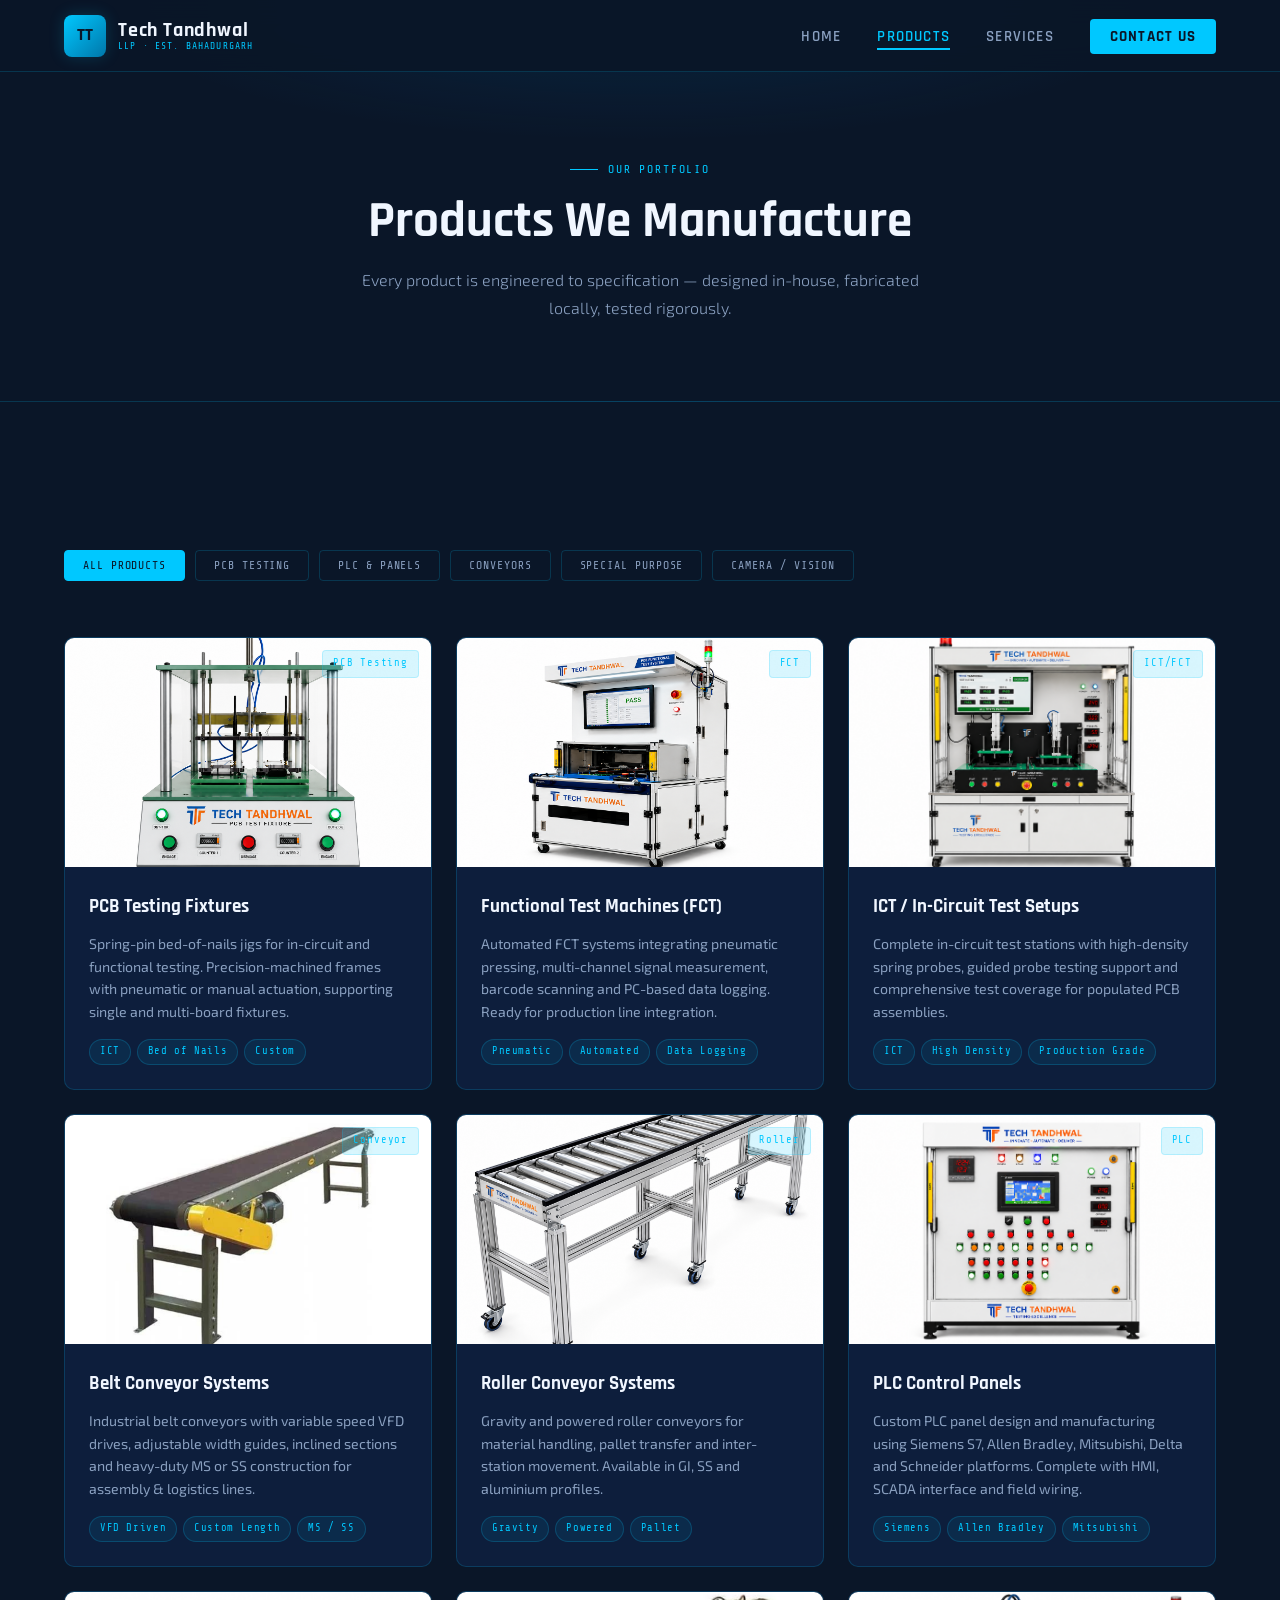
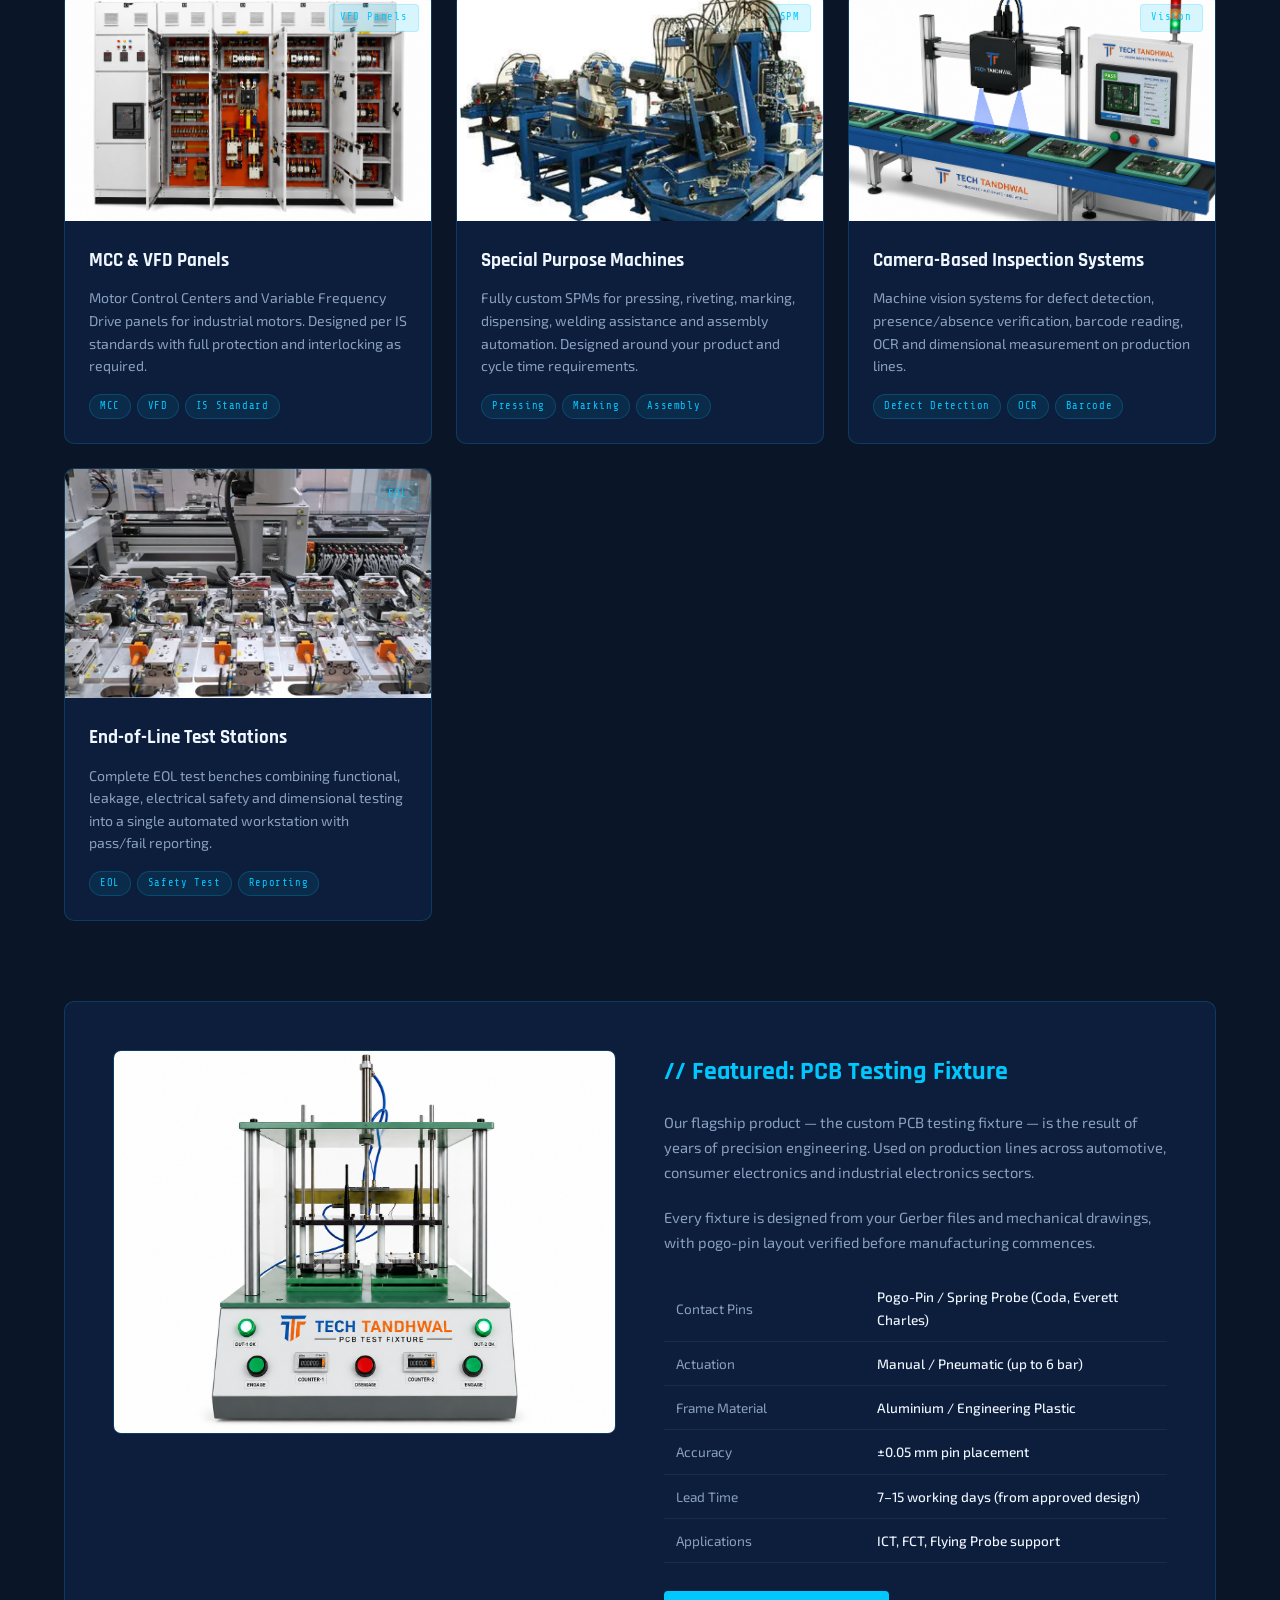
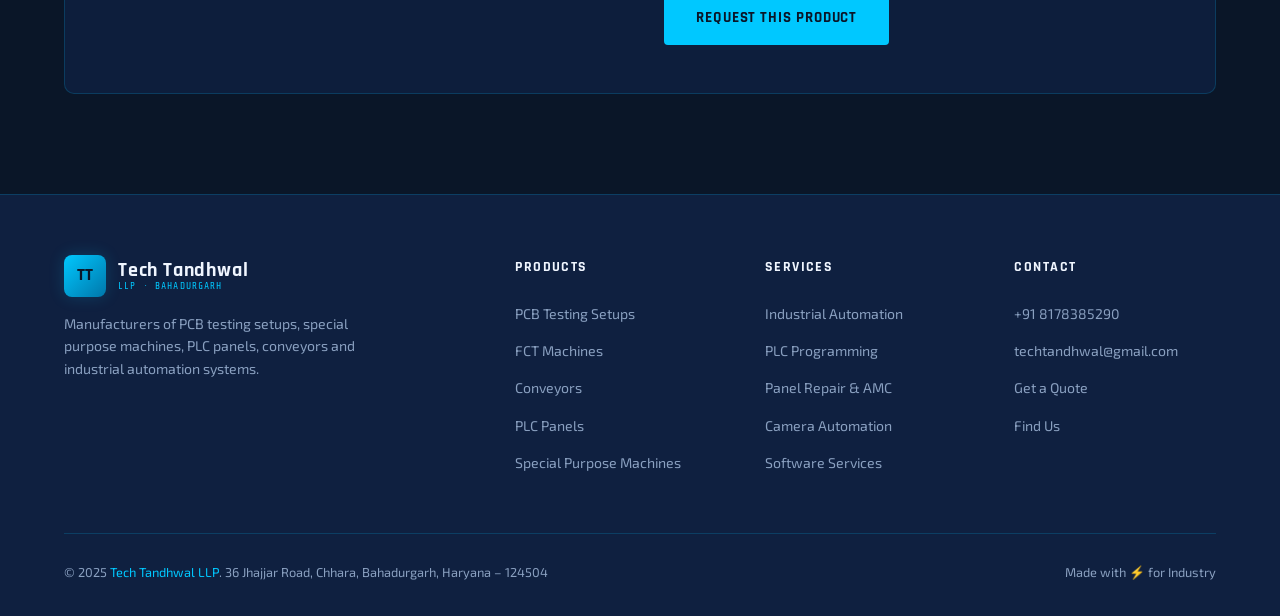
<file: products.html>
<!DOCTYPE html>
<html lang="en">
<head>
  <meta charset="UTF-8" />
  <meta name="viewport" content="width=device-width, initial-scale=1.0" />
  <title>Products – Tech Tandhwal LLP</title>
  <meta name="description" content="PCB Testing Setups, FCT Machines, PLC Panels, Conveyors, Special Purpose Machines by Tech Tandhwal LLP, Bahadurgarh." />
  <link rel="stylesheet" href="css/style.css" />
  <style>
    .filter-bar {
      display: flex; gap: 10px; flex-wrap: wrap;
      margin: 48px 0 32px;
    }
    .filter-btn {
      font-family: var(--font-mono); font-size: 0.72rem;
      letter-spacing: 0.08em; text-transform: uppercase;
      padding: 8px 18px; border-radius: 4px;
      border: 1px solid var(--border);
      background: transparent; color: var(--muted);
      cursor: pointer; transition: all 0.2s;
    }
    .filter-btn:hover, .filter-btn.active {
      background: var(--accent); color: var(--navy);
      border-color: var(--accent);
    }
    .product-card[data-cat] { transition: opacity 0.3s, transform 0.3s; }
    .product-card.hidden { opacity: 0; pointer-events: none; transform: scale(0.96); display:none; }

    .product-detail {
      background: var(--card-bg);
      border: 1px solid var(--border); border-radius: 10px;
      margin-top: 80px; padding: 48px;
      display: grid; grid-template-columns: 1fr 1fr; gap: 48px;
      align-items: start;
    }
    .product-detail img { width: 100%; border-radius: 8px; border: 1px solid var(--border); }
    .product-detail h3 {
      font-family: var(--font-display); font-size: 1.6rem; font-weight: 700;
      margin-bottom: 16px; color: var(--accent);
    }
    .product-detail p { font-size: 0.92rem; color: var(--muted); line-height: 1.7; margin-bottom: 20px; }
    .spec-table { width: 100%; border-collapse: collapse; margin-top: 16px; }
    .spec-table td {
      padding: 10px 12px; font-size: 0.85rem;
      border-bottom: 1px solid rgba(255,255,255,0.06);
    }
    .spec-table td:first-child { color: var(--muted); width: 40%; }
    .spec-table td:last-child { color: var(--white); font-weight: 500; }

    @media(max-width:768px){
      .product-detail { grid-template-columns: 1fr; padding:28px; gap:28px; }
    }
  </style>
</head>
<body>

<nav>
  <a href="index.html" class="nav-logo">
    <div class="nav-logo-icon">TT</div>
    <div class="nav-logo-text">
      <span class="nav-logo-name">Tech Tandhwal</span>
      <span class="nav-logo-tag">LLP · Est. Bahadurgarh</span>
    </div>
  </a>
  <ul class="nav-links">
    <li><a href="index.html">Home</a></li>
    <li><a href="products.html" class="active">Products</a></li>
    <li><a href="services.html">Services</a></li>
    <li><a href="contact.html" class="nav-cta">Contact Us</a></li>
  </ul>
  <div class="hamburger"><span></span><span></span><span></span></div>
</nav>

<!-- PAGE HERO -->
<div class="page-hero">
  <div class="section-label">Our Portfolio</div>
  <h1 class="section-title">Products We Manufacture</h1>
  <p class="section-desc">Every product is engineered to specification — designed in-house, fabricated locally, tested rigorously.</p>
</div>

<section>
  <!-- FILTER -->
  <div class="filter-bar">
    <button class="filter-btn active" data-filter="all">All Products</button>
    <button class="filter-btn" data-filter="testing">PCB Testing</button>
    <button class="filter-btn" data-filter="plc">PLC & Panels</button>
    <button class="filter-btn" data-filter="conveyor">Conveyors</button>
    <button class="filter-btn" data-filter="spm">Special Purpose</button>
    <button class="filter-btn" data-filter="vision">Camera / Vision</button>
  </div>

  <!-- GRID -->
  <div class="products-grid">

    <div class="product-card fade-up" data-cat="testing">
      <div class="product-img">
        <img src="img/TESTING_FIXTURE_01.png" alt="PCB Testing Fixture"
          onerror="this.parentElement.innerHTML='<div class=\'product-img-placeholder\'>🔬</div>'" />
        <div class="product-img-overlay">PCB Testing</div>
      </div>
      <div class="product-body">
        <h3>PCB Testing Fixtures</h3>
        <p>Spring-pin bed-of-nails jigs for in-circuit and functional testing. Precision-machined frames with pneumatic or manual actuation, supporting single and multi-board fixtures.</p>
        <div class="product-tags">
          <span class="tag">ICT</span><span class="tag">Bed of Nails</span><span class="tag">Custom</span>
        </div>
      </div>
    </div>

    <div class="product-card fade-up" data-cat="testing">
      <div class="product-img">
        <img src="img/fct_00.png" alt="FCT Machine"
          onerror="this.parentElement.innerHTML='<div class=\'product-img-placeholder\'>⚡</div>'" />
        <div class="product-img-overlay">FCT</div>
      </div>
      <div class="product-body">
        <h3>Functional Test Machines (FCT)</h3>
        <p>Automated FCT systems integrating pneumatic pressing, multi-channel signal measurement, barcode scanning and PC-based data logging. Ready for production line integration.</p>
        <div class="product-tags">
          <span class="tag">Pneumatic</span><span class="tag">Automated</span><span class="tag">Data Logging</span>
        </div>
      </div>
    </div>

    <div class="product-card fade-up" data-cat="testing">
      <div class="product-img">
        <img src="img/fct_01.png" alt="ICT Testing"
          onerror="this.parentElement.innerHTML='<div class=\'product-img-placeholder\'>🧪</div>'" />
        <div class="product-img-overlay">ICT/FCT</div>
      </div>
      <div class="product-body">
        <h3>ICT / In-Circuit Test Setups</h3>
        <p>Complete in-circuit test stations with high-density spring probes, guided probe testing support and comprehensive test coverage for populated PCB assemblies.</p>
        <div class="product-tags">
          <span class="tag">ICT</span><span class="tag">High Density</span><span class="tag">Production Grade</span>
        </div>
      </div>
    </div>

    <div class="product-card fade-up" data-cat="conveyor">
      <div class="product-img">
        <img src="img/conveyor_01.png" alt="Belt Conveyor"
          onerror="this.parentElement.innerHTML='<div class=\'product-img-placeholder\'>🏗️</div>'" />
        <div class="product-img-overlay">Conveyor</div>
      </div>
      <div class="product-body">
        <h3>Belt Conveyor Systems</h3>
        <p>Industrial belt conveyors with variable speed VFD drives, adjustable width guides, inclined sections and heavy-duty MS or SS construction for assembly & logistics lines.</p>
        <div class="product-tags">
          <span class="tag">VFD Driven</span><span class="tag">Custom Length</span><span class="tag">MS / SS</span>
        </div>
      </div>
    </div>

    <div class="product-card fade-up" data-cat="conveyor">
      <div class="product-img">
        <img src="img/conveyor_03.png" alt="Roller Conveyor"
          onerror="this.parentElement.innerHTML='<div class=\'product-img-placeholder\'>🔩</div>'" />
        <div class="product-img-overlay">Roller</div>
      </div>
      <div class="product-body">
        <h3>Roller Conveyor Systems</h3>
        <p>Gravity and powered roller conveyors for material handling, pallet transfer and inter-station movement. Available in GI, SS and aluminium profiles.</p>
        <div class="product-tags">
          <span class="tag">Gravity</span><span class="tag">Powered</span><span class="tag">Pallet</span>
        </div>
      </div>
    </div>

    <div class="product-card fade-up" data-cat="plc">
      <div class="product-img">
       <img src="img/plc_panel.png" alt="Roller Conveyor"
          onerror="this.parentElement.innerHTML='<div class=\'product-img-placeholder\'>🔩</div>'" />
       
        <div class="product-img-overlay">PLC</div>
      </div>
      <div class="product-body">
        <h3>PLC Control Panels</h3>
        <p>Custom PLC panel design and manufacturing using Siemens S7, Allen Bradley, Mitsubishi, Delta and Schneider platforms. Complete with HMI, SCADA interface and field wiring.</p>
        <div class="product-tags">
          <span class="tag">Siemens</span><span class="tag">Allen Bradley</span><span class="tag">Mitsubishi</span>
        </div>
      </div>
    </div>

    <div class="product-card fade-up" data-cat="plc">
      <div class="product-img">
      <img src="img/vfd_panel.png" alt="VFD Panels"
          onerror="this.parentElement.innerHTML='<div class=\'product-img-placeholder\'>🔩</div>'" />
       
        <div class="product-img-overlay">VFD Panels</div>
      </div>
      <div class="product-body">
        <h3>MCC & VFD Panels</h3>
        <p>Motor Control Centers and Variable Frequency Drive panels for industrial motors. Designed per IS standards with full protection and interlocking as required.</p>
        <div class="product-tags">
          <span class="tag">MCC</span><span class="tag">VFD</span><span class="tag">IS Standard</span>
        </div>
      </div>
    </div>

    <div class="product-card fade-up" data-cat="spm">
      <div class="product-img">
        <img src="img/spm_01.png" alt="Special Purpose Machines"
          onerror="this.parentElement.innerHTML='<div class=\'product-img-placeholder\'>🤖</div>'" />
        <div class="product-img-overlay">SPM</div>
      </div>
      <div class="product-body">
        <h3>Special Purpose Machines</h3>
        <p>Fully custom SPMs for pressing, riveting, marking, dispensing, welding assistance and assembly automation. Designed around your product and cycle time requirements.</p>
        <div class="product-tags">
          <span class="tag">Pressing</span><span class="tag">Marking</span><span class="tag">Assembly</span>
        </div>
      </div>
    </div>

    <div class="product-card fade-up" data-cat="vision">
      <div class="product-img">
        <img src="img/camera_vision.png" alt="camera_vision"
          onerror="this.parentElement.innerHTML='<div class=\'product-img-placeholder\'>🔩</div>'" />
       
        <div class="product-img-overlay">Vision</div>
      </div>
      <div class="product-body">
        <h3>Camera-Based Inspection Systems</h3>
        <p>Machine vision systems for defect detection, presence/absence verification, barcode reading, OCR and dimensional measurement on production lines.</p>
        <div class="product-tags">
          <span class="tag">Defect Detection</span><span class="tag">OCR</span><span class="tag">Barcode</span>
        </div>
      </div>
    </div>

    <div class="product-card fade-up" data-cat="spm">
      <div class="product-img">
        <img src="img/eol_01.png" alt="End-of-Line Test Stations"
          onerror="this.parentElement.innerHTML='<div class=\'product-img-placeholder\'>🔌</div>'" />
        <div class="product-img-overlay">EOL</div>
      </div>
      <div class="product-body">
        <h3>End-of-Line Test Stations</h3>
        <p>Complete EOL test benches combining functional, leakage, electrical safety and dimensional testing into a single automated workstation with pass/fail reporting.</p>
        <div class="product-tags">
          <span class="tag">EOL</span><span class="tag">Safety Test</span><span class="tag">Reporting</span>
        </div>
      </div>
    </div>

  </div>

  <!-- FEATURED DETAIL SECTION -->
  <div class="product-detail fade-up" style="margin-top:80px;">
    <div>
      <img src="img/TESTING_FIXTURE_01.png" alt="Tech Tandhwal Testing Fixture"
        onerror="this.style.display='none';this.nextElementSibling.style.display='flex'"
        style="display:block" />
      <div style="display:none; width:100%; aspect-ratio:4/3; background:var(--navy-mid); border-radius:8px; align-items:center; justify-content:center; font-size:5rem; border:1px solid var(--border);">🔬</div>
    </div>
    <div>
      <h3>// Featured: PCB Testing Fixture</h3>
      <p>Our flagship product — the custom PCB testing fixture — is the result of years of precision engineering. Used on production lines across automotive, consumer electronics and industrial electronics sectors.</p>
      <p>Every fixture is designed from your Gerber files and mechanical drawings, with pogo-pin layout verified before manufacturing commences.</p>
      <table class="spec-table">
        <tr><td>Contact Pins</td><td>Pogo-Pin / Spring Probe (Coda, Everett Charles)</td></tr>
        <tr><td>Actuation</td><td>Manual / Pneumatic (up to 6 bar)</td></tr>
        <tr><td>Frame Material</td><td>Aluminium / Engineering Plastic</td></tr>
        <tr><td>Accuracy</td><td>±0.05 mm pin placement</td></tr>
        <tr><td>Lead Time</td><td>7–15 working days (from approved design)</td></tr>
        <tr><td>Applications</td><td>ICT, FCT, Flying Probe support</td></tr>
      </table>
      <div style="margin-top:28px;">
        <a href="contact.html" class="btn-primary">Request This Product</a>
      </div>
    </div>
  </div>

</section>

<!-- FOOTER -->
<footer>
  <div class="footer-grid">
    <div class="footer-brand">
      <a href="index.html" class="nav-logo">
        <div class="nav-logo-icon">TT</div>
        <div class="nav-logo-text">
          <span class="nav-logo-name">Tech Tandhwal</span>
          <span class="nav-logo-tag">LLP · Bahadurgarh</span>
        </div>
      </a>
      <p>Manufacturers of PCB testing setups, special purpose machines, PLC panels, conveyors and industrial automation systems.</p>
    </div>
    <div class="footer-col"><h4>Products</h4><ul>
      <li><a href="products.html">PCB Testing Setups</a></li>
      <li><a href="products.html">FCT Machines</a></li>
      <li><a href="products.html">Conveyors</a></li>
      <li><a href="products.html">PLC Panels</a></li>
      <li><a href="products.html">Special Purpose Machines</a></li>
    </ul></div>
    <div class="footer-col"><h4>Services</h4><ul>
      <li><a href="services.html">Industrial Automation</a></li>
      <li><a href="services.html">PLC Programming</a></li>
      <li><a href="services.html">Panel Repair & AMC</a></li>
      <li><a href="services.html">Camera Automation</a></li>
      <li><a href="services.html">Software Services</a></li>
    </ul></div>
    <div class="footer-col"><h4>Contact</h4><ul>
        <li><a href="tel:+918178385290">+91 8178385290</a></li>
        <li><a href="mailto:techtandhwal@gmail.com">techtandhwal@gmail.com</a></li>
        <li><a href="contact.html">Get a Quote</a></li>
        <li><a href="contact.html">Find Us</a></li>
    </ul></div>
  </div>
  <div class="footer-bottom">
    <p>© 2025 <span>Tech Tandhwal LLP</span>. 36 Jhajjar Road, Chhara, Bahadurgarh, Haryana – 124504</p>
    <p>Made with ⚡ for Industry</p>
  </div>
</footer>

<script src="js/main.js"></script>
<script>
  // Filter logic
  const filterBtns = document.querySelectorAll('.filter-btn');
  const cards = document.querySelectorAll('.product-card[data-cat]');
  filterBtns.forEach(btn => {
    btn.addEventListener('click', () => {
      filterBtns.forEach(b => b.classList.remove('active'));
      btn.classList.add('active');
      const f = btn.dataset.filter;
      cards.forEach(c => {
        if (f === 'all' || c.dataset.cat === f) { c.classList.remove('hidden'); }
        else { c.classList.add('hidden'); }
      });
    });
  });
</script>
</body>
</html>
</file>
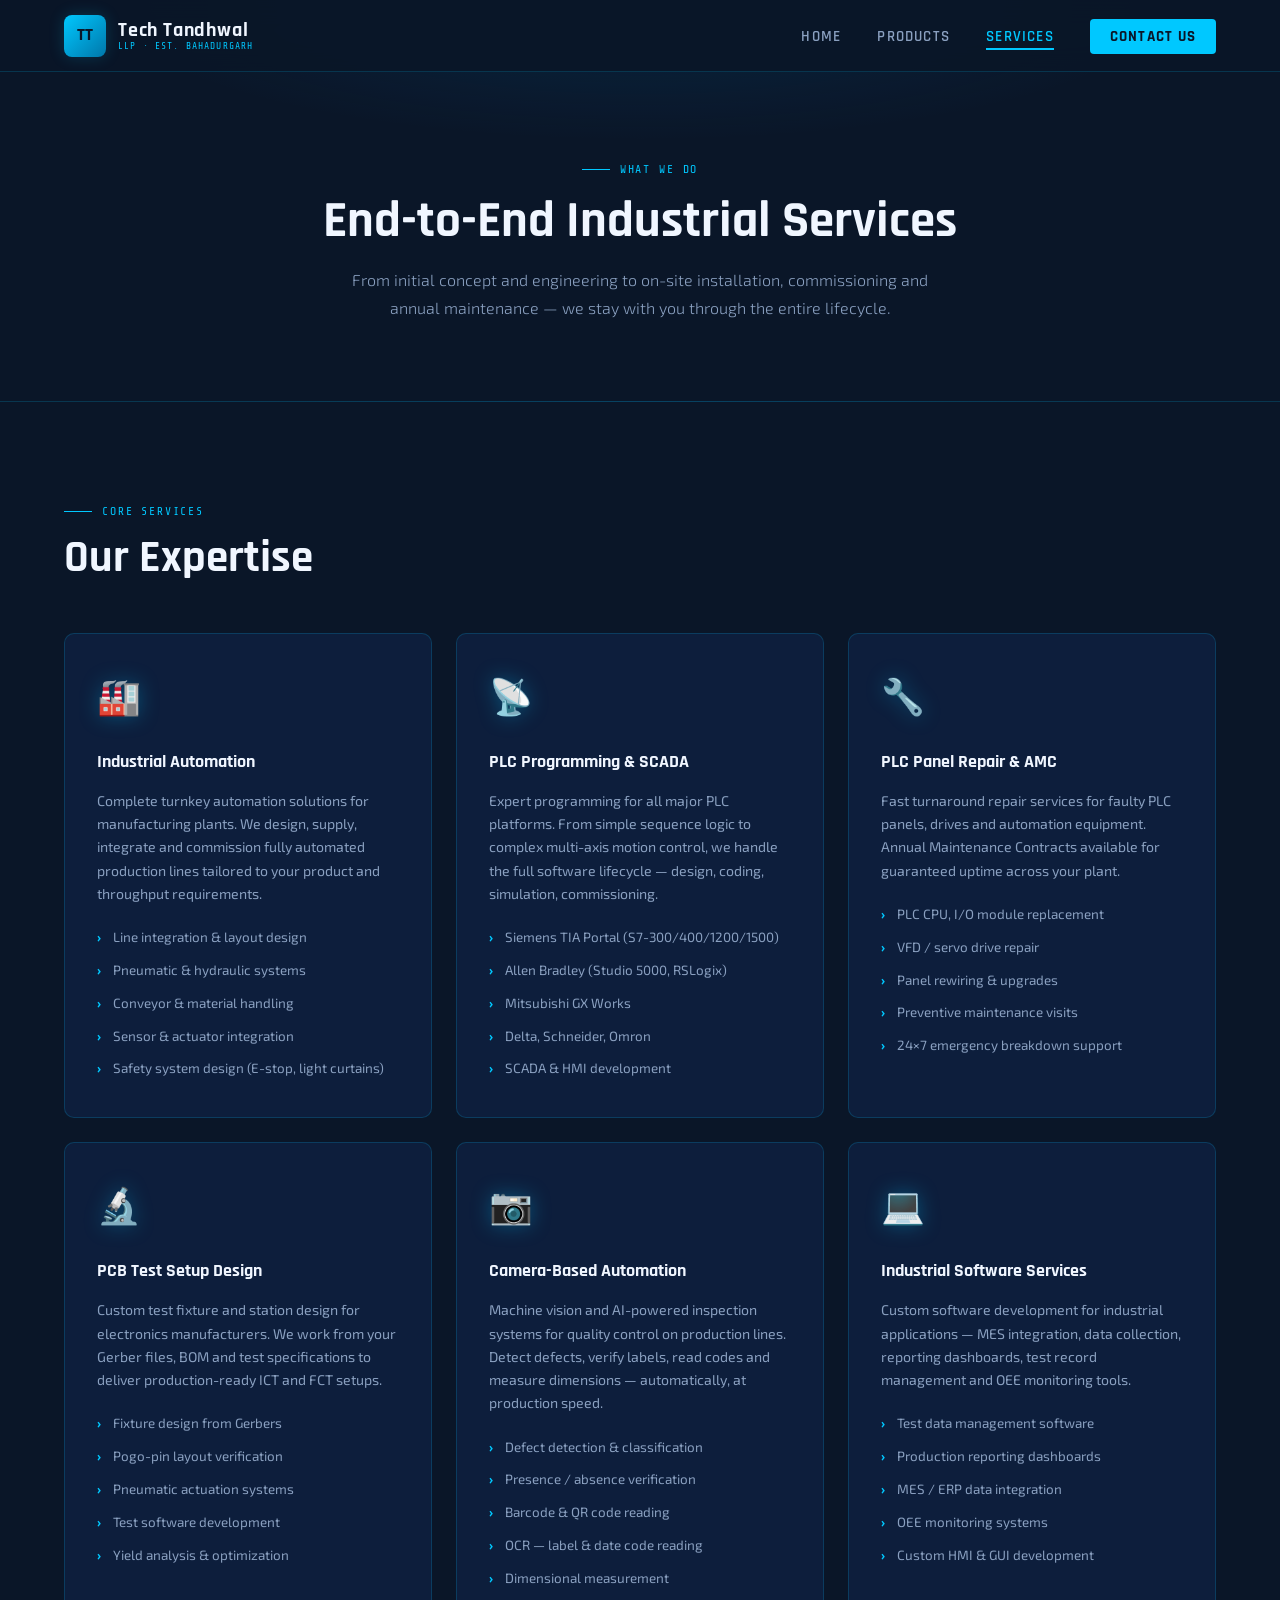
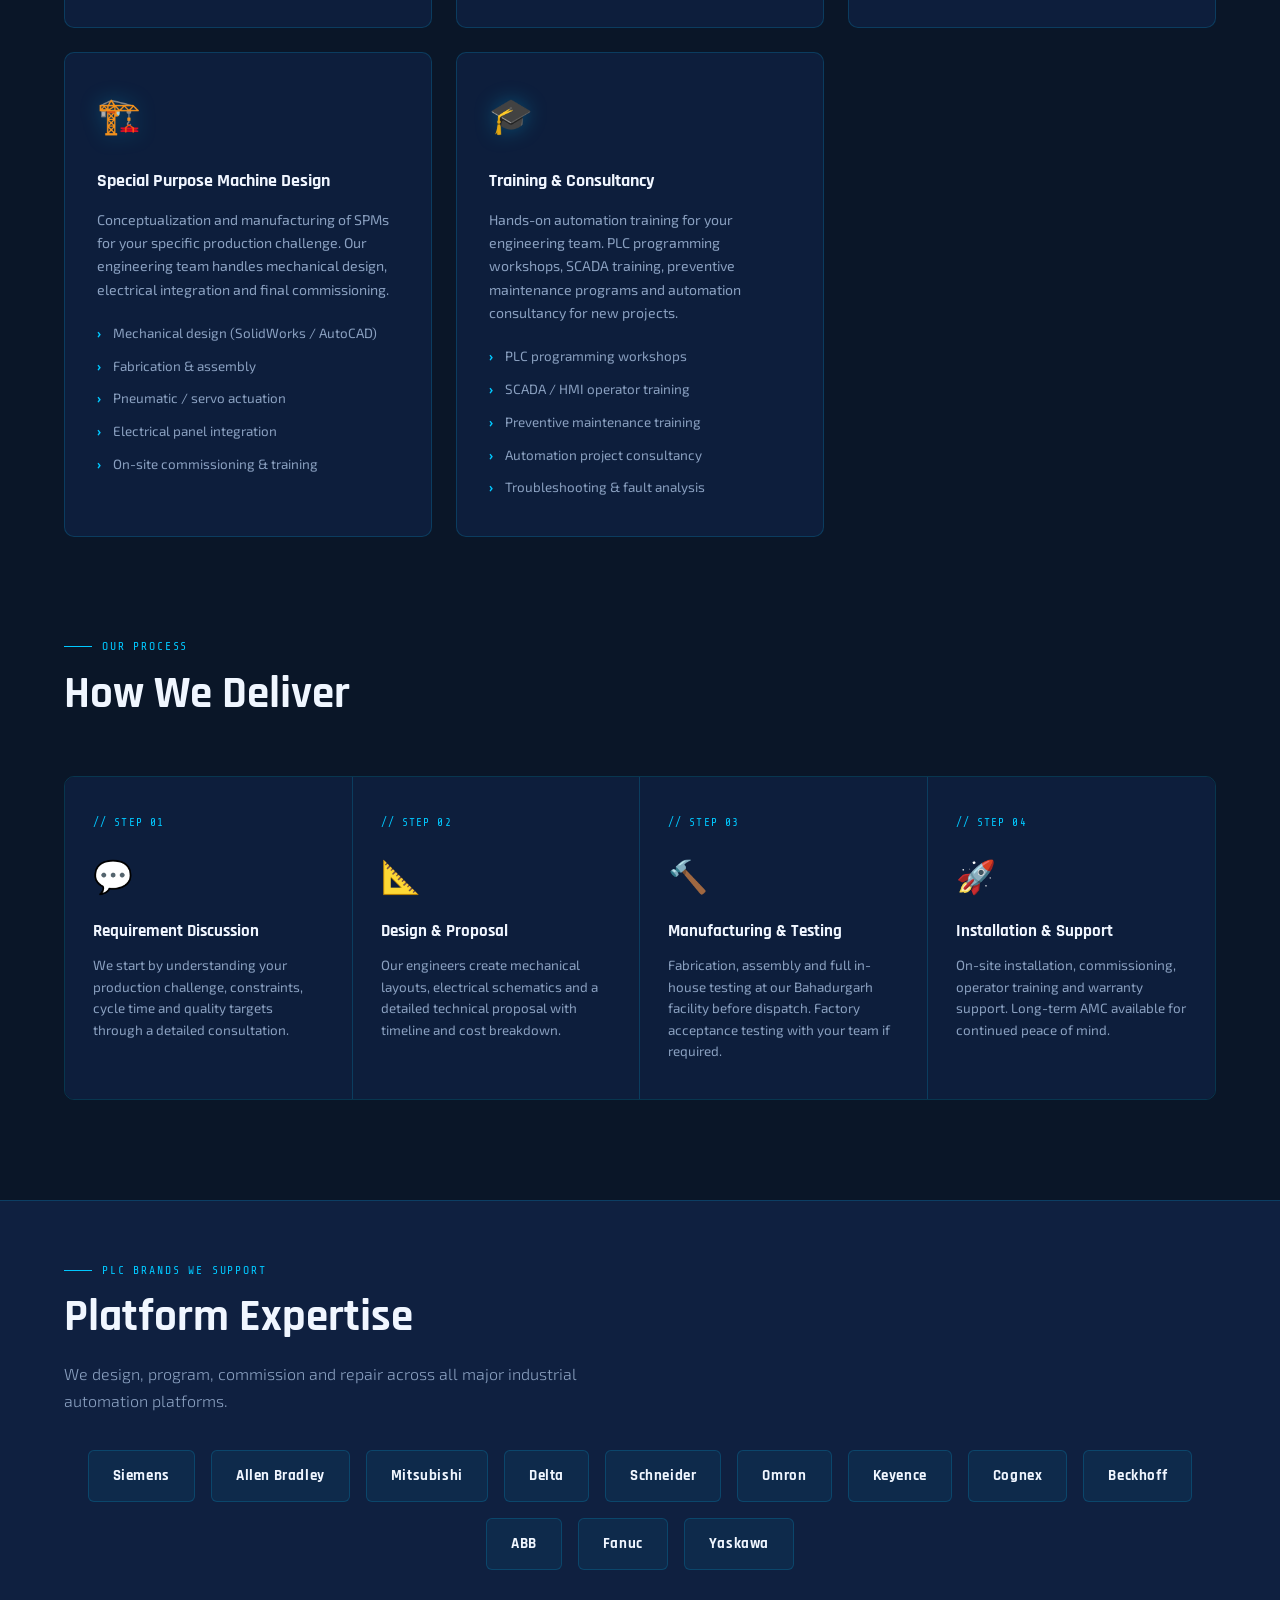
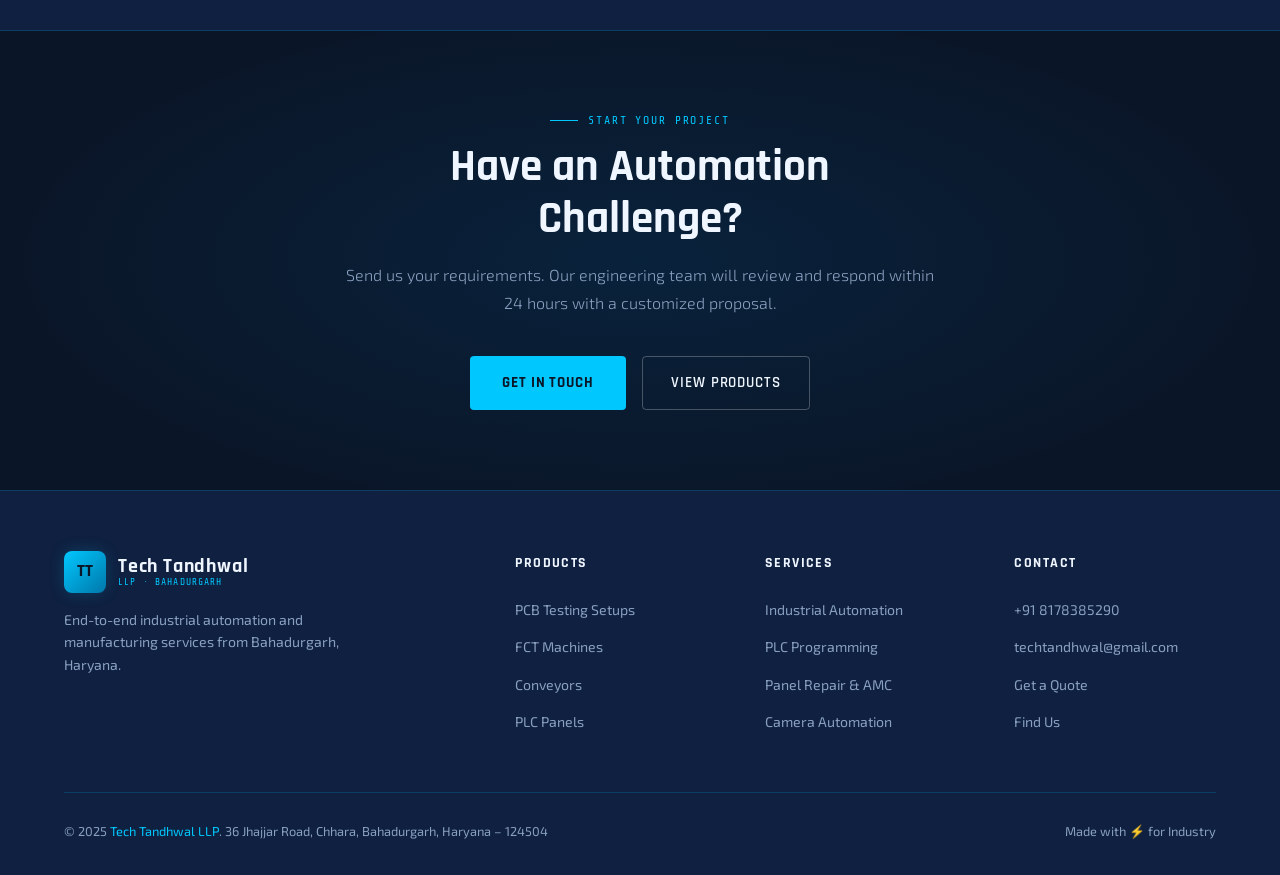
<file: services.html>
<!DOCTYPE html>
<html lang="en">
<head>
  <meta charset="UTF-8" />
  <meta name="viewport" content="width=device-width, initial-scale=1.0" />
  <title>Services – Tech Tandhwal LLP</title>
  <meta name="description" content="Industrial automation, PLC programming, panel repair, camera automation, software services by Tech Tandhwal LLP, Bahadurgarh Haryana." />
  <link rel="stylesheet" href="css/style.css" />
  <style>
    .process-steps {
      display: grid; grid-template-columns: repeat(4, 1fr);
      gap: 0; margin-top: 56px;
      border: 1px solid var(--border); border-radius: 10px;
      overflow: hidden;
    }
    .process-step {
      padding: 36px 28px;
      background: var(--card-bg);
      border-right: 1px solid var(--border);
      position: relative;
    }
    .process-step:last-child { border-right: none; }
    .step-num {
      font-family: var(--font-mono); font-size: 0.7rem;
      color: var(--accent); letter-spacing: 0.1em;
      margin-bottom: 16px; display: block;
    }
    .step-icon { font-size: 2rem; margin-bottom: 14px; display: block; }
    .process-step h3 {
      font-family: var(--font-display); font-size: 1.05rem;
      font-weight: 700; margin-bottom: 10px;
    }
    .process-step p { font-size: 0.84rem; color: var(--muted); line-height: 1.6; }

    .service-detail-grid {
      display: grid; grid-template-columns: 1.2fr 1fr;
      gap: 56px; margin-top: 48px; align-items: start;
    }
    .service-big-card {
      background: var(--card-bg); border: 1px solid var(--border);
      border-radius: 10px; padding: 40px;
    }
    .service-big-card .service-icon { font-size: 2.8rem; margin-bottom: 24px; }
    .service-big-card h3 {
      font-family: var(--font-display); font-size: 1.5rem; font-weight: 700;
      margin-bottom: 14px;
    }
    .service-big-card p { font-size: 0.9rem; color: var(--muted); line-height: 1.7; margin-bottom: 20px; }

    .brands-strip {
      background: var(--navy-mid);
      border-top: 1px solid var(--border);
      border-bottom: 1px solid var(--border);
      padding: 60px 5%;
    }
    .brands-grid {
      display: flex; flex-wrap: wrap; gap: 16px;
      justify-content: center; margin-top: 36px;
    }
    .brand-pill {
      font-family: var(--font-display); font-weight: 700;
      font-size: 0.95rem; letter-spacing: 0.04em;
      padding: 12px 24px;
      background: rgba(0,200,255,0.06); border: 1px solid var(--border);
      border-radius: 6px; color: var(--white);
      transition: all 0.2s;
    }
    .brand-pill:hover { border-color: var(--accent); color: var(--accent); }

    @media(max-width:900px){
      .process-steps { grid-template-columns: 1fr 1fr; }
      .process-step { border-right: 1px solid var(--border); border-bottom: 1px solid var(--border); }
      .service-detail-grid { grid-template-columns: 1fr; }
    }
    @media(max-width:500px){
      .process-steps { grid-template-columns: 1fr; }
    }
  </style>
</head>
<body>

<nav>
  <a href="index.html" class="nav-logo">
    <div class="nav-logo-icon">TT</div>
    <div class="nav-logo-text">
      <span class="nav-logo-name">Tech Tandhwal</span>
      <span class="nav-logo-tag">LLP · Est. Bahadurgarh</span>
    </div>
  </a>
  <ul class="nav-links">
    <li><a href="index.html">Home</a></li>
    <li><a href="products.html">Products</a></li>
    <li><a href="services.html" class="active">Services</a></li>
    <li><a href="contact.html" class="nav-cta">Contact Us</a></li>
  </ul>
  <div class="hamburger"><span></span><span></span><span></span></div>
</nav>

<!-- PAGE HERO -->
<div class="page-hero">
  <div class="section-label">What We Do</div>
  <h1 class="section-title">End-to-End Industrial Services</h1>
  <p class="section-desc">From initial concept and engineering to on-site installation, commissioning and annual maintenance — we stay with you through the entire lifecycle.</p>
</div>

<!-- SERVICES GRID -->
<section>
  <div class="section-label">Core Services</div>
  <h2 class="section-title">Our Expertise</h2>

  <div class="services-grid" style="margin-top:48px;">

    <div class="service-card fade-up">
      <span class="service-icon">🏭</span>
      <h3>Industrial Automation</h3>
      <p>Complete turnkey automation solutions for manufacturing plants. We design, supply, integrate and commission fully automated production lines tailored to your product and throughput requirements.</p>
      <ul class="service-list">
        <li>Line integration & layout design</li>
        <li>Pneumatic & hydraulic systems</li>
        <li>Conveyor & material handling</li>
        <li>Sensor & actuator integration</li>
        <li>Safety system design (E-stop, light curtains)</li>
      </ul>
    </div>

    <div class="service-card fade-up">
      <span class="service-icon">📡</span>
      <h3>PLC Programming & SCADA</h3>
      <p>Expert programming for all major PLC platforms. From simple sequence logic to complex multi-axis motion control, we handle the full software lifecycle — design, coding, simulation, commissioning.</p>
      <ul class="service-list">
        <li>Siemens TIA Portal (S7-300/400/1200/1500)</li>
        <li>Allen Bradley (Studio 5000, RSLogix)</li>
        <li>Mitsubishi GX Works</li>
        <li>Delta, Schneider, Omron</li>
        <li>SCADA & HMI development</li>
      </ul>
    </div>

    <div class="service-card fade-up">
      <span class="service-icon">🔧</span>
      <h3>PLC Panel Repair & AMC</h3>
      <p>Fast turnaround repair services for faulty PLC panels, drives and automation equipment. Annual Maintenance Contracts available for guaranteed uptime across your plant.</p>
      <ul class="service-list">
        <li>PLC CPU, I/O module replacement</li>
        <li>VFD / servo drive repair</li>
        <li>Panel rewiring & upgrades</li>
        <li>Preventive maintenance visits</li>
        <li>24×7 emergency breakdown support</li>
      </ul>
    </div>

    <div class="service-card fade-up">
      <span class="service-icon">🔬</span>
      <h3>PCB Test Setup Design</h3>
      <p>Custom test fixture and station design for electronics manufacturers. We work from your Gerber files, BOM and test specifications to deliver production-ready ICT and FCT setups.</p>
      <ul class="service-list">
        <li>Fixture design from Gerbers</li>
        <li>Pogo-pin layout verification</li>
        <li>Pneumatic actuation systems</li>
        <li>Test software development</li>
        <li>Yield analysis & optimization</li>
      </ul>
    </div>

    <div class="service-card fade-up">
      <span class="service-icon">📷</span>
      <h3>Camera-Based Automation</h3>
      <p>Machine vision and AI-powered inspection systems for quality control on production lines. Detect defects, verify labels, read codes and measure dimensions — automatically, at production speed.</p>
      <ul class="service-list">
        <li>Defect detection & classification</li>
        <li>Presence / absence verification</li>
        <li>Barcode & QR code reading</li>
        <li>OCR — label & date code reading</li>
        <li>Dimensional measurement</li>
      </ul>
    </div>

    <div class="service-card fade-up">
      <span class="service-icon">💻</span>
      <h3>Industrial Software Services</h3>
      <p>Custom software development for industrial applications — MES integration, data collection, reporting dashboards, test record management and OEE monitoring tools.</p>
      <ul class="service-list">
        <li>Test data management software</li>
        <li>Production reporting dashboards</li>
        <li>MES / ERP data integration</li>
        <li>OEE monitoring systems</li>
        <li>Custom HMI & GUI development</li>
      </ul>
    </div>

    <div class="service-card fade-up">
      <span class="service-icon">🏗️</span>
      <h3>Special Purpose Machine Design</h3>
      <p>Conceptualization and manufacturing of SPMs for your specific production challenge. Our engineering team handles mechanical design, electrical integration and final commissioning.</p>
      <ul class="service-list">
        <li>Mechanical design (SolidWorks / AutoCAD)</li>
        <li>Fabrication & assembly</li>
        <li>Pneumatic / servo actuation</li>
        <li>Electrical panel integration</li>
        <li>On-site commissioning & training</li>
      </ul>
    </div>

    <div class="service-card fade-up">
      <span class="service-icon">🎓</span>
      <h3>Training & Consultancy</h3>
      <p>Hands-on automation training for your engineering team. PLC programming workshops, SCADA training, preventive maintenance programs and automation consultancy for new projects.</p>
      <ul class="service-list">
        <li>PLC programming workshops</li>
        <li>SCADA / HMI operator training</li>
        <li>Preventive maintenance training</li>
        <li>Automation project consultancy</li>
        <li>Troubleshooting & fault analysis</li>
      </ul>
    </div>

  </div>
</section>

<!-- HOW WE WORK -->
<section style="padding-top:0;">
  <div class="section-label">Our Process</div>
  <h2 class="section-title">How We Deliver</h2>
  <div class="process-steps">
    <div class="process-step fade-up">
      <span class="step-num">// STEP 01</span>
      <span class="step-icon">💬</span>
      <h3>Requirement Discussion</h3>
      <p>We start by understanding your production challenge, constraints, cycle time and quality targets through a detailed consultation.</p>
    </div>
    <div class="process-step fade-up">
      <span class="step-num">// STEP 02</span>
      <span class="step-icon">📐</span>
      <h3>Design & Proposal</h3>
      <p>Our engineers create mechanical layouts, electrical schematics and a detailed technical proposal with timeline and cost breakdown.</p>
    </div>
    <div class="process-step fade-up">
      <span class="step-num">// STEP 03</span>
      <span class="step-icon">🔨</span>
      <h3>Manufacturing & Testing</h3>
      <p>Fabrication, assembly and full in-house testing at our Bahadurgarh facility before dispatch. Factory acceptance testing with your team if required.</p>
    </div>
    <div class="process-step fade-up">
      <span class="step-num">// STEP 04</span>
      <span class="step-icon">🚀</span>
      <h3>Installation & Support</h3>
      <p>On-site installation, commissioning, operator training and warranty support. Long-term AMC available for continued peace of mind.</p>
    </div>
  </div>
</section>

<!-- BRANDS WE WORK WITH -->
<section class="brands-strip">
  <div class="section-label">PLC Brands We Support</div>
  <h2 class="section-title">Platform Expertise</h2>
  <p class="section-desc">We design, program, commission and repair across all major industrial automation platforms.</p>
  <div class="brands-grid">
    <div class="brand-pill">Siemens</div>
    <div class="brand-pill">Allen Bradley</div>
    <div class="brand-pill">Mitsubishi</div>
    <div class="brand-pill">Delta</div>
    <div class="brand-pill">Schneider</div>
    <div class="brand-pill">Omron</div>
    <div class="brand-pill">Keyence</div>
    <div class="brand-pill">Cognex</div>
    <div class="brand-pill">Beckhoff</div>
    <div class="brand-pill">ABB</div>
    <div class="brand-pill">Fanuc</div>
    <div class="brand-pill">Yaskawa</div>
  </div>
</section>

<!-- CTA -->
<section style="text-align:center; background: radial-gradient(ellipse 70% 80% at 50% 50%, rgba(0,120,200,0.12) 0%, transparent 70%), var(--navy); padding:80px 5%;">
  <div class="section-label" style="justify-content:center;">Start Your Project</div>
  <h2 class="section-title" style="max-width:560px;margin:0 auto 16px;">Have an Automation Challenge?</h2>
  <p class="section-desc" style="margin:0 auto 40px;">Send us your requirements. Our engineering team will review and respond within 24 hours with a customized proposal.</p>
  <div style="display:flex;gap:16px;justify-content:center;flex-wrap:wrap;">
    <a href="contact.html" class="btn-primary">Get in Touch</a>
    <a href="products.html" class="btn-outline">View Products</a>
  </div>
</section>

<!-- FOOTER -->
<footer>
  <div class="footer-grid">
    <div class="footer-brand">
      <a href="index.html" class="nav-logo">
        <div class="nav-logo-icon">TT</div>
        <div class="nav-logo-text">
          <span class="nav-logo-name">Tech Tandhwal</span>
          <span class="nav-logo-tag">LLP · Bahadurgarh</span>
        </div>
      </a>
      <p>End-to-end industrial automation and manufacturing services from Bahadurgarh, Haryana.</p>
    </div>
    <div class="footer-col"><h4>Products</h4><ul>
      <li><a href="products.html">PCB Testing Setups</a></li>
      <li><a href="products.html">FCT Machines</a></li>
      <li><a href="products.html">Conveyors</a></li>
      <li><a href="products.html">PLC Panels</a></li>
    </ul></div>
    <div class="footer-col"><h4>Services</h4><ul>
      <li><a href="services.html">Industrial Automation</a></li>
      <li><a href="services.html">PLC Programming</a></li>
      <li><a href="services.html">Panel Repair & AMC</a></li>
      <li><a href="services.html">Camera Automation</a></li>
    </ul></div>
    <div class="footer-col"><h4>Contact</h4><ul>
        <li><a href="tel:+918178385290">+91 8178385290</a></li>
        <li><a href="mailto:techtandhwal@gmail.com">techtandhwal@gmail.com</a></li>
        <li><a href="contact.html">Get a Quote</a></li>
        <li><a href="contact.html">Find Us</a></li>
    </ul></div>
  </div>
  <div class="footer-bottom">
    <p>© 2025 <span>Tech Tandhwal LLP</span>. 36 Jhajjar Road, Chhara, Bahadurgarh, Haryana – 124504</p>
    <p>Made with ⚡ for Industry</p>
  </div>
</footer>

<script src="js/main.js"></script>
</body>
</html>
</file>
<file: css/style.css>
@import url('https://fonts.googleapis.com/css2?family=Rajdhani:wght@400;500;600;700&family=Exo+2:wght@300;400;500;600&family=Share+Tech+Mono&display=swap');

:root {
  --navy: #0a1628;
  --navy-mid: #0f2040;
  --navy-light: #162d55;
  --steel: #1e3a5f;
  --accent: #00c8ff;
  --accent2: #ff6b00;
  --accent-glow: rgba(0,200,255,0.18);
  --white: #f0f6ff;
  --muted: #8aa0c0;
  --card-bg: rgba(15,32,64,0.85);
  --border: rgba(0,200,255,0.18);
  --font-display: 'Rajdhani', sans-serif;
  --font-body: 'Exo 2', sans-serif;
  --font-mono: 'Share Tech Mono', monospace;
}

*, *::before, *::after { box-sizing: border-box; margin: 0; padding: 0; }

html { scroll-behavior: smooth; }

body {
  background: var(--navy);
  color: var(--white);
  font-family: var(--font-body);
  font-size: 16px;
  line-height: 1.7;
  overflow-x: hidden;
}

/* ── SCROLLBAR ── */
::-webkit-scrollbar { width: 6px; }
::-webkit-scrollbar-track { background: var(--navy); }
::-webkit-scrollbar-thumb { background: var(--accent); border-radius: 3px; }

/* ── NAV ── */
nav {
  position: fixed; top: 0; left: 0; right: 0; z-index: 1000;
  display: flex; align-items: center; justify-content: space-between;
  padding: 0 5%;
  height: 72px;
  background: rgba(10,22,40,0.96);
  backdrop-filter: blur(12px);
  border-bottom: 1px solid var(--border);
}

.nav-logo {
  display: flex; align-items: center; gap: 12px;
  text-decoration: none;
}
.nav-logo-icon {
  width: 42px; height: 42px;
  background: linear-gradient(135deg, var(--accent), #0077aa);
  border-radius: 8px;
  display: flex; align-items: center; justify-content: center;
  font-family: var(--font-display);
  font-weight: 700; font-size: 18px;
  color: var(--navy);
  flex-shrink: 0;
  box-shadow: 0 0 16px var(--accent-glow);
}
.nav-logo-text { display: flex; flex-direction: column; line-height: 1.1; }
.nav-logo-name {
  font-family: var(--font-display);
  font-size: 1.25rem; font-weight: 700;
  color: var(--white); letter-spacing: 0.04em;
}
.nav-logo-tag {
  font-family: var(--font-mono);
  font-size: 0.6rem; color: var(--accent);
  letter-spacing: 0.12em; text-transform: uppercase;
}

.nav-links { display: flex; gap: 36px; list-style: none; }
.nav-links a {
  font-family: var(--font-display);
  font-weight: 600; font-size: 0.95rem;
  color: var(--muted); text-decoration: none;
  letter-spacing: 0.08em; text-transform: uppercase;
  transition: color 0.2s;
  position: relative;
}
.nav-links a::after {
  content: ''; position: absolute; bottom: -4px; left: 0; right: 0;
  height: 2px; background: var(--accent);
  transform: scaleX(0); transition: transform 0.2s;
}
.nav-links a:hover, .nav-links a.active { color: var(--accent); }
.nav-links a:hover::after, .nav-links a.active::after { transform: scaleX(1); }

.nav-cta {
  background: var(--accent); color: var(--navy) !important;
  padding: 8px 20px; border-radius: 4px;
  font-weight: 700 !important;
  transition: background 0.2s, box-shadow 0.2s !important;
}
.nav-cta:hover { background: #33d6ff !important; box-shadow: 0 0 20px var(--accent-glow); }
.nav-cta::after { display: none !important; }

.hamburger { display: none; flex-direction: column; gap: 5px; cursor: pointer; padding: 4px; }
.hamburger span { display: block; width: 24px; height: 2px; background: var(--white); border-radius: 2px; transition: all 0.3s; }

/* ── HERO ── */
.hero {
  min-height: 100vh;
  display: flex; align-items: center;
  padding: 120px 5% 80px;
  position: relative;
  overflow: hidden;
}

.hero-bg {
  position: absolute; inset: 0;
  background:
    radial-gradient(ellipse 80% 60% at 70% 50%, rgba(0,120,200,0.12) 0%, transparent 70%),
    radial-gradient(ellipse 40% 40% at 20% 80%, rgba(0,200,255,0.07) 0%, transparent 60%),
    linear-gradient(160deg, var(--navy) 0%, var(--navy-mid) 50%, #0a1e3c 100%);
}

.hero-grid {
  position: absolute; inset: 0;
  background-image:
    linear-gradient(rgba(0,200,255,0.04) 1px, transparent 1px),
    linear-gradient(90deg, rgba(0,200,255,0.04) 1px, transparent 1px);
  background-size: 60px 60px;
  mask-image: radial-gradient(ellipse 80% 80% at 50% 50%, black 0%, transparent 100%);
}

.hero-content { position: relative; z-index: 2; max-width: 680px; }

.hero-badge {
  display: inline-flex; align-items: center; gap: 8px;
  background: rgba(0,200,255,0.1); border: 1px solid var(--border);
  border-radius: 100px; padding: 6px 16px;
  font-family: var(--font-mono); font-size: 0.72rem;
  color: var(--accent); letter-spacing: 0.1em;
  text-transform: uppercase; margin-bottom: 28px;
}
.hero-badge-dot {
  width: 6px; height: 6px; border-radius: 50%;
  background: var(--accent);
  animation: blink 1.4s infinite;
}
@keyframes blink { 0%,100%{opacity:1} 50%{opacity:0.2} }

.hero-title {
  font-family: var(--font-display);
  font-size: clamp(2.4rem, 5.5vw, 4.2rem);
  font-weight: 700;
  line-height: 1.08;
  letter-spacing: -0.01em;
  margin-bottom: 24px;
}
.hero-title span { color: var(--accent); display: block; }

.hero-desc {
  font-size: 1.05rem; color: var(--muted);
  max-width: 520px; margin-bottom: 40px;
  font-weight: 300;
}

.hero-btns { display: flex; gap: 16px; flex-wrap: wrap; }

.btn-primary {
  display: inline-flex; align-items: center; gap: 8px;
  background: var(--accent); color: var(--navy);
  font-family: var(--font-display); font-weight: 700;
  font-size: 0.95rem; letter-spacing: 0.06em;
  padding: 14px 32px; border-radius: 4px;
  text-decoration: none; border: none; cursor: pointer;
  transition: all 0.25s;
  text-transform: uppercase;
}
.btn-primary:hover {
  background: #33d6ff;
  box-shadow: 0 0 32px rgba(0,200,255,0.4);
  transform: translateY(-2px);
}

.btn-outline {
  display: inline-flex; align-items: center; gap: 8px;
  background: transparent; color: var(--white);
  font-family: var(--font-display); font-weight: 600;
  font-size: 0.95rem; letter-spacing: 0.06em;
  padding: 13px 28px; border-radius: 4px;
  text-decoration: none; border: 1px solid rgba(255,255,255,0.25);
  cursor: pointer; transition: all 0.25s;
  text-transform: uppercase;
}
.btn-outline:hover {
  border-color: var(--accent); color: var(--accent);
  background: rgba(0,200,255,0.06);
}

.hero-stats {
  display: flex; gap: 48px;
  margin-top: 64px; padding-top: 40px;
  border-top: 1px solid var(--border);
}
.stat-item {}
.stat-num {
  font-family: var(--font-display);
  font-size: 2.2rem; font-weight: 700;
  color: var(--accent);
  line-height: 1;
}
.stat-label {
  font-size: 0.8rem; color: var(--muted);
  text-transform: uppercase; letter-spacing: 0.08em;
  margin-top: 4px;
}

.hero-visual {
  position: absolute; right: 5%; top: 50%;
  transform: translateY(-50%);
  width: 46%;
  display: grid; grid-template-columns: 1fr 1fr; gap: 12px;
  opacity: 0.9;
}
.hero-img-card {
  border-radius: 8px; overflow: hidden;
  border: 1px solid var(--border);
  aspect-ratio: 4/3;
  background: var(--navy-mid);
  position: relative;
}
.hero-img-card:first-child { grid-column: 1 / -1; aspect-ratio: 16/7; }
.hero-img-card img { width: 100%; height: 100%; object-fit: cover; }
.hero-img-label {
  position: absolute; bottom: 0; left: 0; right: 0;
  padding: 8px 12px;
  background: linear-gradient(transparent, rgba(10,22,40,0.9));
  font-family: var(--font-mono); font-size: 0.65rem;
  color: var(--accent); letter-spacing: 0.08em;
}

/* ── SECTION BASE ── */
section { padding: 100px 5%; position: relative; }
.section-label {
  font-family: var(--font-mono); font-size: 0.72rem;
  color: var(--accent); letter-spacing: 0.16em;
  text-transform: uppercase; margin-bottom: 12px;
  display: flex; align-items: center; gap: 10px;
}
.section-label::before {
  content: ''; width: 28px; height: 1px; background: var(--accent);
}

.section-title {
  font-family: var(--font-display);
  font-size: clamp(1.8rem, 3.5vw, 2.8rem);
  font-weight: 700; line-height: 1.15;
  margin-bottom: 16px;
}
.section-desc {
  font-size: 1rem; color: var(--muted);
  max-width: 600px;
  font-weight: 300;
}

/* ── ABOUT STRIP ── */
.about-strip {
  background: var(--navy-mid);
  border-top: 1px solid var(--border);
  border-bottom: 1px solid var(--border);
  padding: 80px 5%;
}
.about-inner {
  display: grid; grid-template-columns: 1fr 1fr;
  gap: 80px; align-items: center;
}
.about-text {}
.about-features { display: grid; grid-template-columns: 1fr 1fr; gap: 16px; margin-top: 32px; }
.feat-item {
  display: flex; gap: 12px; align-items: flex-start;
  padding: 16px; background: rgba(0,200,255,0.05);
  border: 1px solid var(--border); border-radius: 6px;
}
.feat-icon {
  font-size: 1.4rem; flex-shrink: 0; margin-top: 2px;
  filter: drop-shadow(0 0 6px rgba(0,200,255,0.4));
}
.feat-text h4 {
  font-family: var(--font-display); font-weight: 600;
  font-size: 0.9rem; color: var(--white); margin-bottom: 2px;
}
.feat-text p { font-size: 0.8rem; color: var(--muted); line-height: 1.4; }

.about-right {
  position: relative;
}
.about-card {
  background: var(--card-bg);
  border: 1px solid var(--border);
  border-radius: 10px; padding: 32px;
}
.about-card h3 {
  font-family: var(--font-display); font-size: 1.3rem;
  font-weight: 700; margin-bottom: 20px;
  color: var(--accent);
}
.spec-row {
  display: flex; justify-content: space-between;
  align-items: center; padding: 12px 0;
  border-bottom: 1px solid rgba(255,255,255,0.06);
  font-size: 0.88rem;
}
.spec-row:last-child { border-bottom: none; }
.spec-row span:first-child { color: var(--muted); }
.spec-row span:last-child { color: var(--white); font-weight: 500; }

/* ── PRODUCTS ── */
.products-grid {
  display: grid;
  grid-template-columns: repeat(auto-fit, minmax(300px, 1fr));
  gap: 24px; margin-top: 56px;
}

.product-card {
  background: var(--card-bg);
  border: 1px solid var(--border);
  border-radius: 10px;
  overflow: hidden;
  transition: transform 0.3s, box-shadow 0.3s, border-color 0.3s;
}
.product-card:hover {
  transform: translateY(-6px);
  box-shadow: 0 20px 60px rgba(0,200,255,0.12);
  border-color: rgba(0,200,255,0.4);
}
.product-img {
  width: 100%; aspect-ratio: 16/10;
  background: var(--navy-mid);
  display: flex; align-items: center; justify-content: center;
  overflow: hidden; position: relative;
}
.product-img img { width: 100%; height: 100%; object-fit: cover; }
.product-img-placeholder {
  font-size: 3rem;
  filter: drop-shadow(0 0 12px rgba(0,200,255,0.3));
}
.product-img-overlay {
  position: absolute; top: 12px; right: 12px;
  background: rgba(0,200,255,0.15); border: 1px solid var(--border);
  border-radius: 4px; padding: 4px 10px;
  font-family: var(--font-mono); font-size: 0.65rem;
  color: var(--accent); letter-spacing: 0.08em;
}
.product-body { padding: 24px; }
.product-body h3 {
  font-family: var(--font-display); font-size: 1.2rem;
  font-weight: 700; margin-bottom: 10px;
}
.product-body p { font-size: 0.88rem; color: var(--muted); line-height: 1.6; }
.product-tags { display: flex; flex-wrap: wrap; gap: 6px; margin-top: 16px; }
.tag {
  font-family: var(--font-mono); font-size: 0.65rem;
  color: var(--accent); background: rgba(0,200,255,0.08);
  border: 1px solid rgba(0,200,255,0.2);
  padding: 3px 10px; border-radius: 100px;
  letter-spacing: 0.06em;
}

/* ── SERVICES ── */
.services-grid {
  display: grid; grid-template-columns: repeat(auto-fit, minmax(280px, 1fr));
  gap: 24px; margin-top: 56px;
}
.service-card {
  background: var(--card-bg);
  border: 1px solid var(--border);
  border-radius: 10px; padding: 32px;
  transition: all 0.3s;
  position: relative; overflow: hidden;
}
.service-card::before {
  content: ''; position: absolute;
  top: 0; left: 0; right: 0; height: 3px;
  background: linear-gradient(90deg, var(--accent), transparent);
  transform: scaleX(0); transition: transform 0.3s;
  transform-origin: left;
}
.service-card:hover { transform: translateY(-4px); border-color: rgba(0,200,255,0.3); }
.service-card:hover::before { transform: scaleX(1); }
.service-icon {
  font-size: 2.2rem; margin-bottom: 20px;
  display: block;
  filter: drop-shadow(0 0 10px rgba(0,200,255,0.3));
}
.service-card h3 {
  font-family: var(--font-display); font-size: 1.15rem;
  font-weight: 700; margin-bottom: 12px;
}
.service-card p { font-size: 0.88rem; color: var(--muted); line-height: 1.65; }
.service-list { list-style: none; margin-top: 16px; }
.service-list li {
  font-size: 0.84rem; color: var(--muted);
  padding: 5px 0; padding-left: 16px;
  position: relative;
}
.service-list li::before {
  content: '›'; position: absolute; left: 0;
  color: var(--accent); font-weight: 700;
}

/* ── WHY US ── */
.why-section {
  background: var(--navy-mid);
  border-top: 1px solid var(--border);
}
.why-grid {
  display: grid; grid-template-columns: repeat(4, 1fr);
  gap: 1px; background: var(--border);
  border: 1px solid var(--border); border-radius: 10px;
  overflow: hidden; margin-top: 56px;
}
.why-item {
  background: var(--card-bg);
  padding: 36px 28px; text-align: center;
}
.why-num {
  font-family: var(--font-display); font-size: 2.8rem;
  font-weight: 700; color: var(--accent);
  line-height: 1;
}
.why-unit { font-size: 1rem; color: var(--muted); }
.why-item p { font-size: 0.85rem; color: var(--muted); margin-top: 8px; }

/* ── CONTACT ── */
.contact-grid {
  display: grid; grid-template-columns: 1fr 1.4fr;
  gap: 56px; margin-top: 56px;
}

.contact-info {}
.contact-item {
  display: flex; gap: 16px; align-items: flex-start;
  margin-bottom: 28px;
}
.contact-icon-wrap {
  width: 44px; height: 44px; flex-shrink: 0;
  background: rgba(0,200,255,0.1); border: 1px solid var(--border);
  border-radius: 8px; display: flex; align-items: center; justify-content: center;
  font-size: 1.2rem;
}
.contact-item h4 {
  font-family: var(--font-display); font-weight: 600;
  font-size: 0.85rem; color: var(--accent);
  text-transform: uppercase; letter-spacing: 0.08em;
  margin-bottom: 4px;
}
.contact-item p { font-size: 0.9rem; color: var(--muted); line-height: 1.5; }
.contact-item a { color: var(--white); text-decoration: none; }
.contact-item a:hover { color: var(--accent); }

.contact-form {
  background: var(--card-bg);
  border: 1px solid var(--border);
  border-radius: 10px; padding: 40px;
}
.contact-form h3 {
  font-family: var(--font-display); font-size: 1.4rem;
  font-weight: 700; margin-bottom: 28px;
}
.form-row { display: grid; grid-template-columns: 1fr 1fr; gap: 16px; }
.form-group { margin-bottom: 20px; }
.form-group label {
  display: block; font-size: 0.8rem; color: var(--muted);
  text-transform: uppercase; letter-spacing: 0.08em;
  margin-bottom: 8px; font-family: var(--font-mono);
}
.form-group input,
.form-group select,
.form-group textarea {
  width: 100%; background: rgba(0,0,0,0.25);
  border: 1px solid rgba(255,255,255,0.1);
  border-radius: 6px; padding: 12px 16px;
  color: var(--white); font-family: var(--font-body);
  font-size: 0.92rem; outline: none;
  transition: border-color 0.2s;
}
.form-group input:focus,
.form-group select:focus,
.form-group textarea:focus {
  border-color: var(--accent);
  box-shadow: 0 0 0 3px rgba(0,200,255,0.1);
}
.form-group textarea { resize: vertical; min-height: 120px; }
.form-group select option { background: var(--navy-mid); }

/* ── MAP ── */
.map-wrap {
  margin-top: 80px;
  border-radius: 10px; overflow: hidden;
  border: 1px solid var(--border); height: 360px;
}
.map-wrap iframe { width: 100%; height: 100%; border: none; }

/* ── FOOTER ── */
footer {
  background: var(--navy-mid);
  border-top: 1px solid var(--border);
  padding: 60px 5% 32px;
}
.footer-grid {
  display: grid; grid-template-columns: 2fr 1fr 1fr 1fr;
  gap: 48px; margin-bottom: 48px;
}
.footer-brand p {
  font-size: 0.88rem; color: var(--muted);
  margin-top: 16px; max-width: 300px; line-height: 1.6;
}
.footer-col h4 {
  font-family: var(--font-display); font-weight: 700;
  font-size: 0.9rem; text-transform: uppercase;
  letter-spacing: 0.1em; color: var(--white);
  margin-bottom: 20px;
}
.footer-col ul { list-style: none; }
.footer-col ul li { margin-bottom: 10px; }
.footer-col ul li a {
  font-size: 0.88rem; color: var(--muted);
  text-decoration: none; transition: color 0.2s;
}
.footer-col ul li a:hover { color: var(--accent); }

.footer-bottom {
  display: flex; justify-content: space-between; align-items: center;
  padding-top: 28px; border-top: 1px solid var(--border);
  font-size: 0.8rem; color: var(--muted);
}
.footer-bottom span { color: var(--accent); }

/* ── PAGE HERO (inner pages) ── */
.page-hero {
  padding: 160px 5% 80px;
  background:
    radial-gradient(ellipse 60% 50% at 50% 0%, rgba(0,120,200,0.15) 0%, transparent 70%),
    var(--navy);
  text-align: center;
  border-bottom: 1px solid var(--border);
}
.page-hero .section-label { justify-content: center; }
.page-hero .section-title { font-size: clamp(2rem, 4vw, 3.2rem); }
.page-hero .section-desc { margin: 0 auto; }

/* ── ANIMATIONS ── */
.fade-up {
  opacity: 0;
  transform: translateY(24px);
  transition: opacity 0.6s ease, transform 0.6s ease;
}
.fade-up.visible { opacity: 1; transform: translateY(0); }

/* ── RESPONSIVE ── */
@media (max-width: 1100px) {
  .hero-visual { display: none; }
  .hero-content { max-width: 100%; }
  .footer-grid { grid-template-columns: 1fr 1fr; gap: 36px; }
  .why-grid { grid-template-columns: 1fr 1fr; }
}

@media (max-width: 768px) {
  .nav-links { display: none; flex-direction: column; position: fixed; top: 72px; left: 0; right: 0; background: rgba(10,22,40,0.98); padding: 32px; gap: 24px; }
  .nav-links.open { display: flex; }
  .hamburger { display: flex; }
  .about-inner, .contact-grid { grid-template-columns: 1fr; gap: 40px; }
  .form-row { grid-template-columns: 1fr; }
  .hero-stats { gap: 28px; }
  .footer-grid { grid-template-columns: 1fr; }
  .footer-bottom { flex-direction: column; gap: 8px; text-align: center; }
  .why-grid { grid-template-columns: 1fr 1fr; }
  .about-features { grid-template-columns: 1fr; }
}

@media (max-width: 480px) {
  nav { padding: 0 4%; }
  section { padding: 70px 4%; }
  .why-grid { grid-template-columns: 1fr; }
  .hero { padding: 110px 4% 60px; }
  .hero-btns { flex-direction: column; }
  .btn-primary, .btn-outline { justify-content: center; }
}
</file>
